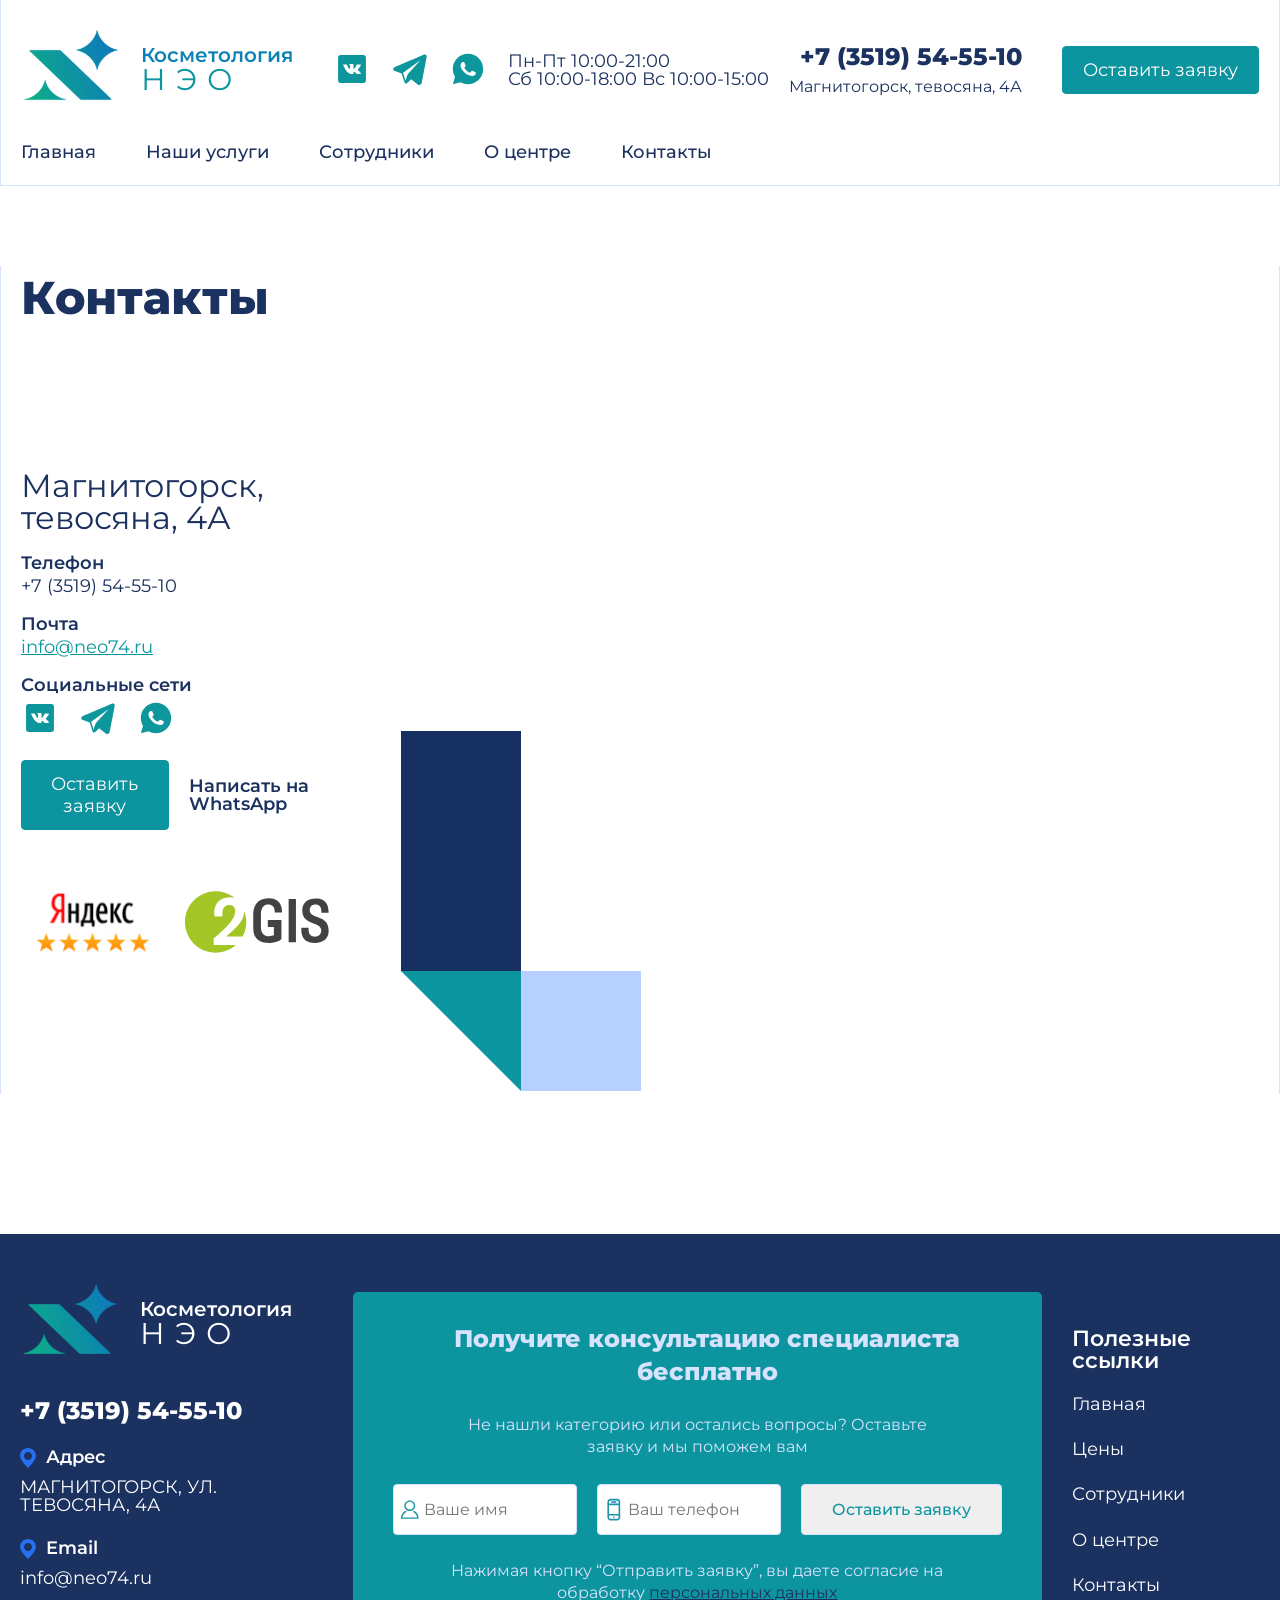
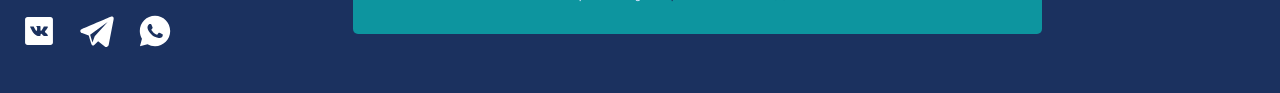
<file: contacts.html>
<!doctype html>
<html lang="ru">
  <head>
    <meta charset="UTF-8" />
    <meta
      name="viewport"
      content="width=device-width, initial-scale=1, minimum-scale=1, maximum-scale=1, user-scalable=0"
    />
    <title>
      NEO • Нэо-косметология Магнитогорск: Профессиональная косметология НЕО
    </title>
    <link
      href="https://fonts.googleapis.com/css2?family=Montserrat:ital,wght@0,100..900;1,100..900&display=swap"
      rel="stylesheet"
    />
    <link rel="stylesheet" href="css/main.css" />
  </head>
  <body>
    <div class="overlay"></div>
    <div class="page">
      <header>
        <div class="modal">
          <div class="modal__body">
            <h2>Получите консультацию специалиста бесплатно</h2>
            <h3>
              Не нашли категорию или остались вопросы? Оставьте заявку и мы
              поможем вам
            </h3>
            <div class="modal__body-input">
              <div class="modal__input">
                <label
                  ><svg
                    width="32"
                    height="32"
                    viewBox="0 0 32 32"
                    fill="none"
                    xmlns="http://www.w3.org/2000/svg"
                  >
                    <path
                      d="M15.9985 17.2681C19.7908 17.2681 22.8741 14.2925 22.8741 10.6355C22.8741 6.9785 19.7908 4 15.9985 4C12.2092 4 9.12593 6.97563 9.12593 10.6355C9.12593 14.2954 12.2092 17.2681 15.9985 17.2681ZM15.9985 5.76813C18.7779 5.76813 21.039 7.95025 21.039 10.6326C21.039 13.315 18.7779 15.4971 15.9985 15.4971C13.2191 15.5 10.958 13.3179 10.958 10.6355C10.958 7.95312 13.2191 5.76813 15.9985 5.76813ZM27 26.1145V27H5V26.1145C5 22.193 7.21936 18.7689 10.5082 16.9318C11.0474 17.3687 11.6432 17.7396 12.2837 18.0386C9.3434 19.3036 7.21341 22.0119 6.87976 25.229H25.1202C24.7866 22.0119 22.6566 19.3036 19.7163 18.0386C20.3568 17.7396 20.9526 17.3687 21.4918 16.9318C24.7777 18.7689 27 22.193 27 26.1145Z"
                      fill="#1C95A2"
                    />
                  </svg>
                </label>
                <input type="text" placeholder="Ваше имя" />
              </div>
              <div class="modal__input">
                <label
                  ><svg
                    width="32"
                    height="32"
                    viewBox="0 0 32 32"
                    fill="none"
                    xmlns="http://www.w3.org/2000/svg"
                  >
                    <path
                      d="M13.5 5C12.9477 5 12.5 5.44772 12.5 6C12.5 6.55228 12.9477 7 13.5 7H18.5C19.0523 7 19.5 6.55228 19.5 6C19.5 5.44772 19.0523 5 18.5 5H13.5Z"
                      fill="#2770F1"
                    />
                    <path
                      d="M15 25C15 24.4477 15.4477 24 16 24C16.5523 24 17 24.4477 17 25C17 25.5523 16.5523 26 16 26C15.4477 26 15 25.5523 15 25Z"
                      fill="#2770F1"
                    />
                    <path
                      fill-rule="evenodd"
                      clip-rule="evenodd"
                      d="M8 6C8 3.79086 9.79086 2 12 2H20C22.2091 2 24 3.79086 24 6V25C24 27.2091 22.2091 29 20 29H12C9.79086 29 8 27.2091 8 25V6ZM12 4C10.8954 4 10 4.89543 10 6V8H22V6C22 4.89543 21.1046 4 20 4H12ZM10 21V10H22V21H10ZM10 23V25C10 26.1046 10.8954 27 12 27H20C21.1046 27 22 26.1046 22 25V23H10Z"
                      fill="#1C95A2"
                    />
                  </svg>
                </label>
                <input type="text" placeholder="Ваш телефон" />
              </div>
            </div>
            <p>
              Нажимая кнопку “Отправить заявку”, вы даете согласие на обработку
              <a href="#">персональных данных</a>
            </p>
            <div class="modal__button">
              <button class="modal__button-close">Отмена</button>
              <button class="button__blue">Оставить заявку</button>
            </div>
          </div>
        </div>
        <div class="header__body">
          <div class="container">
            <div class="header__top">
              <div class="header__top-left">
                <div class="header__top-logo">
                  <img src="images/logo.png" alt="" />
                  <div class="header__logo-row">
                    <span class="header__logo-f">Косметология</span>
                    <span class="header__logo-l">НЭО</span>
                  </div>
                </div>
                <div class="social">
                  <a href="#">
                    <svg
                      xmlns="http://www.w3.org/2000/svg"
                      x="0px"
                      y="0px"
                      width="38"
                      height="38"
                      viewBox="0 0 30 30"
                      style="fill: #0d979d"
                    >
                      <path
                        d="M24,4H6C4.895,4,4,4.895,4,6v18c0,1.105,0.895,2,2,2h18c1.105,0,2-0.895,2-2V6C26,4.895,25.105,4,24,4z M21.361,18.967 l-1.868,0.026c0,0-0.403,0.079-0.93-0.285c-0.699-0.48-1.358-1.729-1.872-1.567c-0.521,0.166-0.505,1.29-0.505,1.29 s0.004,0.198-0.115,0.327c-0.129,0.139-0.382,0.125-0.382,0.125h-0.837c0,0-1.846,0.153-3.473-1.543 c-1.772-1.849-3.338-5.498-3.338-5.498s-0.092-0.23,0.006-0.348c0.111-0.13,0.41-0.134,0.41-0.134l2-0.01 c0,0,0.188,0.033,0.324,0.133c0.111,0.082,0.174,0.236,0.174,0.236s0.323,0.819,0.752,1.561c0.836,1.446,1.224,1.763,1.508,1.608 c0.414-0.226,0.29-2.044,0.29-2.044s0.008-0.66-0.208-0.954c-0.168-0.229-0.484-0.297-0.622-0.314 c-0.113-0.015,0.071-0.277,0.311-0.395c0.36-0.176,0.996-0.186,1.747-0.179c0.585,0.006,0.754,0.042,0.982,0.098 c0.69,0.167,0.456,0.811,0.456,2.356c0,0.495-0.089,1.191,0.267,1.42c0.154,0.099,0.529,0.015,1.464-1.579 c0.445-0.756,0.778-1.644,0.778-1.644s0.073-0.158,0.186-0.226c0.116-0.07,0.272-0.048,0.272-0.048l2.105-0.013 c0,0,0.632-0.076,0.735,0.211c0.108,0.3-0.236,1.001-1.096,2.148c-1.412,1.884-1.569,1.709-0.396,2.799 c1.12,1.041,1.351,1.547,1.39,1.611C22.339,18.906,21.361,18.967,21.361,18.967z"
                      ></path>
                    </svg>
                  </a>
                  <a href="#"
                    ><svg
                      xmlns="http://www.w3.org/2000/svg"
                      x="0px"
                      y="0px"
                      width="38"
                      height="38"
                      viewBox="0,0,256,256"
                    >
                      <g
                        fill="#22c3e6"
                        fill-rule="nonzero"
                        stroke="none"
                        stroke-width="1"
                        stroke-linecap="butt"
                        stroke-linejoin="miter"
                        stroke-miterlimit="10"
                        stroke-dasharray=""
                        stroke-dashoffset="0"
                        font-family="none"
                        font-weight="none"
                        font-size="none"
                        text-anchor="none"
                        style="fill: #0d979d"
                      >
                        <g transform="scale(5.12,5.12)">
                          <path
                            d="M46.137,6.552c-0.75,-0.636 -1.928,-0.727 -3.146,-0.238h-0.002c-1.281,0.514 -36.261,15.518 -37.685,16.131c-0.259,0.09 -2.521,0.934 -2.288,2.814c0.208,1.695 2.026,2.397 2.248,2.478l8.893,3.045c0.59,1.964 2.765,9.21 3.246,10.758c0.3,0.965 0.789,2.233 1.646,2.494c0.752,0.29 1.5,0.025 1.984,-0.355l5.437,-5.043l8.777,6.845l0.209,0.125c0.596,0.264 1.167,0.396 1.712,0.396c0.421,0 0.825,-0.079 1.211,-0.237c1.315,-0.54 1.841,-1.793 1.896,-1.935l6.556,-34.077c0.4,-1.82 -0.156,-2.746 -0.694,-3.201zM22,32l-3,8l-3,-10l23,-17z"
                          ></path>
                        </g>
                      </g></svg
                  ></a>
                  <a href="#"
                    ><svg
                      xmlns="http://www.w3.org/2000/svg"
                      x="0px"
                      y="0px"
                      width="38"
                      height="38"
                      viewBox="0,0,256,256"
                    >
                      <g
                        fill="#22c3e6"
                        fill-rule="nonzero"
                        stroke="none"
                        stroke-width="1"
                        stroke-linecap="butt"
                        stroke-linejoin="miter"
                        stroke-miterlimit="10"
                        stroke-dasharray=""
                        stroke-dashoffset="0"
                        font-family="none"
                        font-weight="none"
                        font-size="none"
                        text-anchor="none"
                        style="fill: #0d979d"
                      >
                        <g transform="scale(8.53333,8.53333)">
                          <path
                            d="M15,3c-6.627,0 -12,5.373 -12,12c0,2.25121 0.63234,4.35007 1.71094,6.15039l-1.60352,5.84961l5.97461,-1.56836c1.74732,0.99342 3.76446,1.56836 5.91797,1.56836c6.627,0 12,-5.373 12,-12c0,-6.627 -5.373,-12 -12,-12zM10.89258,9.40234c0.195,0 0.39536,-0.00119 0.56836,0.00781c0.214,0.005 0.44692,0.02067 0.66992,0.51367c0.265,0.586 0.84202,2.05608 0.91602,2.20508c0.074,0.149 0.12644,0.32453 0.02344,0.51953c-0.098,0.2 -0.14897,0.32105 -0.29297,0.49805c-0.149,0.172 -0.31227,0.38563 -0.44727,0.51563c-0.149,0.149 -0.30286,0.31238 -0.13086,0.60938c0.172,0.297 0.76934,1.27064 1.65234,2.05664c1.135,1.014 2.09263,1.32561 2.39063,1.47461c0.298,0.149 0.47058,0.12578 0.64258,-0.07422c0.177,-0.195 0.74336,-0.86411 0.94336,-1.16211c0.195,-0.298 0.39406,-0.24644 0.66406,-0.14844c0.274,0.098 1.7352,0.8178 2.0332,0.9668c0.298,0.149 0.49336,0.22275 0.56836,0.34375c0.077,0.125 0.07708,0.72006 -0.16992,1.41406c-0.247,0.693 -1.45991,1.36316 -2.00391,1.41016c-0.549,0.051 -1.06136,0.24677 -3.56836,-0.74023c-3.024,-1.191 -4.93108,-4.28828 -5.08008,-4.48828c-0.149,-0.195 -1.21094,-1.61031 -1.21094,-3.07031c0,-1.465 0.76811,-2.18247 1.03711,-2.48047c0.274,-0.298 0.59492,-0.37109 0.79492,-0.37109z"
                          ></path>
                        </g>
                      </g></svg
                  ></a>
                </div>
              </div>
              <div class="header__top-middle">
                <p>
                  Пн-Пт 10:00-21:00 <br />
                  Сб 10:00-18:00 Вс 10:00-15:00
                </p>
              </div>
              <div class="header__top-right">
                <div class="header__top-phone">
                  <div class="header__phone-col">
                    <a href="#">+7 (3519) 54-55-10</a>
                    <p>Магнитогорск, тевосяна, 4А</p>
                  </div>
                </div>
                <div class="header__top-callback">
                  <button class="button__blue button__open">
                    Оставить заявку
                  </button>
                </div>
                <div class="header__top-burger d-none d-block">
                  <svg
                    width="28"
                    height="22"
                    viewBox="0 0 18 12"
                    fill="none"
                    xmlns="http://www.w3.org/2000/svg"
                  >
                    <path
                      fill-rule="evenodd"
                      clip-rule="evenodd"
                      d="M17 12C17.5523 12 18 11.5523 18 11C18 10.4477 17.5523 10 17 10H1C0.447716 10 0 10.4477 0 11C0 11.5523 0.447715 12 1 12H17Z"
                      fill="#0D959F"
                    />
                    <path
                      fill-rule="evenodd"
                      clip-rule="evenodd"
                      d="M17 7C17.5523 7 18 6.55228 18 6C18 5.44772 17.5523 5 17 5H1C0.447716 5 0 5.44772 0 6C0 6.55228 0.447715 7 1 7H17Z"
                      fill="#0D959F"
                    />
                    <path
                      fill-rule="evenodd"
                      clip-rule="evenodd"
                      d="M0 1C0 1.55228 0.447715 2 1 2H17C17.5523 2 18 1.55228 18 1C18 0.447715 17.5523 0 17 0H1C0.447716 0 0 0.447715 0 1Z"
                      fill="#0D959F"
                    />
                  </svg>
                </div>
              </div>
            </div>
            <div class="header__bottom">
              <nav>
                <ul>
                  <li><a href="index.html">Главная</a></li>
                  <li><a href="services.html">Наши услуги</a></li>
                  <li><a href="doctors.html">Сотрудники</a></li>
                  <li><a href="about.html">О центре</a></li>
                  <li><a href="contacts.html">Контакты</a></li>
                </ul>
              </nav>

              <div class="header__top-phone d-none d-block">
                <div class="header__phone-col">
                  <a href="#">+7 (3519) 54-55-10</a>
                  <p>Магнитогорск, тевосяна, 4А</p>
                </div>
              </div>
              <div class="header__top-middle d-none d-block">
                <p>
                  Пн-Пт 10:00-21:00 <br />
                  Сб 10:00-18:00 Вс 10:00-15:00
                </p>
              </div>
              <div class="social d-none d-flex">
                <a href="#">
                  <svg
                    xmlns="http://www.w3.org/2000/svg"
                    x="0px"
                    y="0px"
                    width="38"
                    height="38"
                    viewBox="0 0 30 30"
                    style="fill: #0d979d"
                  >
                    <path
                      d="M24,4H6C4.895,4,4,4.895,4,6v18c0,1.105,0.895,2,2,2h18c1.105,0,2-0.895,2-2V6C26,4.895,25.105,4,24,4z M21.361,18.967 l-1.868,0.026c0,0-0.403,0.079-0.93-0.285c-0.699-0.48-1.358-1.729-1.872-1.567c-0.521,0.166-0.505,1.29-0.505,1.29 s0.004,0.198-0.115,0.327c-0.129,0.139-0.382,0.125-0.382,0.125h-0.837c0,0-1.846,0.153-3.473-1.543 c-1.772-1.849-3.338-5.498-3.338-5.498s-0.092-0.23,0.006-0.348c0.111-0.13,0.41-0.134,0.41-0.134l2-0.01 c0,0,0.188,0.033,0.324,0.133c0.111,0.082,0.174,0.236,0.174,0.236s0.323,0.819,0.752,1.561c0.836,1.446,1.224,1.763,1.508,1.608 c0.414-0.226,0.29-2.044,0.29-2.044s0.008-0.66-0.208-0.954c-0.168-0.229-0.484-0.297-0.622-0.314 c-0.113-0.015,0.071-0.277,0.311-0.395c0.36-0.176,0.996-0.186,1.747-0.179c0.585,0.006,0.754,0.042,0.982,0.098 c0.69,0.167,0.456,0.811,0.456,2.356c0,0.495-0.089,1.191,0.267,1.42c0.154,0.099,0.529,0.015,1.464-1.579 c0.445-0.756,0.778-1.644,0.778-1.644s0.073-0.158,0.186-0.226c0.116-0.07,0.272-0.048,0.272-0.048l2.105-0.013 c0,0,0.632-0.076,0.735,0.211c0.108,0.3-0.236,1.001-1.096,2.148c-1.412,1.884-1.569,1.709-0.396,2.799 c1.12,1.041,1.351,1.547,1.39,1.611C22.339,18.906,21.361,18.967,21.361,18.967z"
                    ></path>
                  </svg>
                </a>
                <a href="#"
                  ><svg
                    xmlns="http://www.w3.org/2000/svg"
                    x="0px"
                    y="0px"
                    width="38"
                    height="38"
                    viewBox="0,0,256,256"
                  >
                    <g
                      fill="#22c3e6"
                      fill-rule="nonzero"
                      stroke="none"
                      stroke-width="1"
                      stroke-linecap="butt"
                      stroke-linejoin="miter"
                      stroke-miterlimit="10"
                      stroke-dasharray=""
                      stroke-dashoffset="0"
                      font-family="none"
                      font-weight="none"
                      font-size="none"
                      text-anchor="none"
                      style="fill: #0d979d"
                    >
                      <g transform="scale(5.12,5.12)">
                        <path
                          d="M46.137,6.552c-0.75,-0.636 -1.928,-0.727 -3.146,-0.238h-0.002c-1.281,0.514 -36.261,15.518 -37.685,16.131c-0.259,0.09 -2.521,0.934 -2.288,2.814c0.208,1.695 2.026,2.397 2.248,2.478l8.893,3.045c0.59,1.964 2.765,9.21 3.246,10.758c0.3,0.965 0.789,2.233 1.646,2.494c0.752,0.29 1.5,0.025 1.984,-0.355l5.437,-5.043l8.777,6.845l0.209,0.125c0.596,0.264 1.167,0.396 1.712,0.396c0.421,0 0.825,-0.079 1.211,-0.237c1.315,-0.54 1.841,-1.793 1.896,-1.935l6.556,-34.077c0.4,-1.82 -0.156,-2.746 -0.694,-3.201zM22,32l-3,8l-3,-10l23,-17z"
                        ></path>
                      </g>
                    </g></svg
                ></a>
                <a href="#"
                  ><svg
                    xmlns="http://www.w3.org/2000/svg"
                    x="0px"
                    y="0px"
                    width="38"
                    height="38"
                    viewBox="0,0,256,256"
                  >
                    <g
                      fill="#22c3e6"
                      fill-rule="nonzero"
                      stroke="none"
                      stroke-width="1"
                      stroke-linecap="butt"
                      stroke-linejoin="miter"
                      stroke-miterlimit="10"
                      stroke-dasharray=""
                      stroke-dashoffset="0"
                      font-family="none"
                      font-weight="none"
                      font-size="none"
                      text-anchor="none"
                      style="fill: #0d979d"
                    >
                      <g transform="scale(8.53333,8.53333)">
                        <path
                          d="M15,3c-6.627,0 -12,5.373 -12,12c0,2.25121 0.63234,4.35007 1.71094,6.15039l-1.60352,5.84961l5.97461,-1.56836c1.74732,0.99342 3.76446,1.56836 5.91797,1.56836c6.627,0 12,-5.373 12,-12c0,-6.627 -5.373,-12 -12,-12zM10.89258,9.40234c0.195,0 0.39536,-0.00119 0.56836,0.00781c0.214,0.005 0.44692,0.02067 0.66992,0.51367c0.265,0.586 0.84202,2.05608 0.91602,2.20508c0.074,0.149 0.12644,0.32453 0.02344,0.51953c-0.098,0.2 -0.14897,0.32105 -0.29297,0.49805c-0.149,0.172 -0.31227,0.38563 -0.44727,0.51563c-0.149,0.149 -0.30286,0.31238 -0.13086,0.60938c0.172,0.297 0.76934,1.27064 1.65234,2.05664c1.135,1.014 2.09263,1.32561 2.39063,1.47461c0.298,0.149 0.47058,0.12578 0.64258,-0.07422c0.177,-0.195 0.74336,-0.86411 0.94336,-1.16211c0.195,-0.298 0.39406,-0.24644 0.66406,-0.14844c0.274,0.098 1.7352,0.8178 2.0332,0.9668c0.298,0.149 0.49336,0.22275 0.56836,0.34375c0.077,0.125 0.07708,0.72006 -0.16992,1.41406c-0.247,0.693 -1.45991,1.36316 -2.00391,1.41016c-0.549,0.051 -1.06136,0.24677 -3.56836,-0.74023c-3.024,-1.191 -4.93108,-4.28828 -5.08008,-4.48828c-0.149,-0.195 -1.21094,-1.61031 -1.21094,-3.07031c0,-1.465 0.76811,-2.18247 1.03711,-2.48047c0.274,-0.298 0.59492,-0.37109 0.79492,-0.37109z"
                        ></path>
                      </g>
                    </g></svg
                ></a>
              </div>
              <div class="header__top-callback d-none d-block">
                <button class="button__blue button__open">
                  Оставить заявку
                </button>
              </div>
            </div>
          </div>
        </div>
      </header>
      <main>
        <section class="contacts section">
          <div class="container">
            <h1>Контакты</h1>
            <div class="contacts__body">
              <div class="contacts__body-left">
                <div class="contacts__body-address">
                  <p>Магнитогорск, тевосяна, 4А</p>
                </div>
                <div class="contacts__body-phone">
                  <p>Телефон</p>
                  <a href="#">+7 (3519) 54-55-10</a>
                </div>
                <div class="contacts__body-mail">
                  <p>Почта</p>
                  <a href="#">info@neo74.ru</a>
                </div>
                <div class="contacts__body-social">
                  <p>Социальные сети</p>
                  <div class="social">
                    <a href="#">
                      <svg
                        xmlns="http://www.w3.org/2000/svg"
                        x="0px"
                        y="0px"
                        width="38"
                        height="38"
                        viewBox="0 0 30 30"
                        style="fill: #0d979d"
                      >
                        <path
                          d="M24,4H6C4.895,4,4,4.895,4,6v18c0,1.105,0.895,2,2,2h18c1.105,0,2-0.895,2-2V6C26,4.895,25.105,4,24,4z M21.361,18.967 l-1.868,0.026c0,0-0.403,0.079-0.93-0.285c-0.699-0.48-1.358-1.729-1.872-1.567c-0.521,0.166-0.505,1.29-0.505,1.29 s0.004,0.198-0.115,0.327c-0.129,0.139-0.382,0.125-0.382,0.125h-0.837c0,0-1.846,0.153-3.473-1.543 c-1.772-1.849-3.338-5.498-3.338-5.498s-0.092-0.23,0.006-0.348c0.111-0.13,0.41-0.134,0.41-0.134l2-0.01 c0,0,0.188,0.033,0.324,0.133c0.111,0.082,0.174,0.236,0.174,0.236s0.323,0.819,0.752,1.561c0.836,1.446,1.224,1.763,1.508,1.608 c0.414-0.226,0.29-2.044,0.29-2.044s0.008-0.66-0.208-0.954c-0.168-0.229-0.484-0.297-0.622-0.314 c-0.113-0.015,0.071-0.277,0.311-0.395c0.36-0.176,0.996-0.186,1.747-0.179c0.585,0.006,0.754,0.042,0.982,0.098 c0.69,0.167,0.456,0.811,0.456,2.356c0,0.495-0.089,1.191,0.267,1.42c0.154,0.099,0.529,0.015,1.464-1.579 c0.445-0.756,0.778-1.644,0.778-1.644s0.073-0.158,0.186-0.226c0.116-0.07,0.272-0.048,0.272-0.048l2.105-0.013 c0,0,0.632-0.076,0.735,0.211c0.108,0.3-0.236,1.001-1.096,2.148c-1.412,1.884-1.569,1.709-0.396,2.799 c1.12,1.041,1.351,1.547,1.39,1.611C22.339,18.906,21.361,18.967,21.361,18.967z"
                        ></path>
                      </svg>
                    </a>
                    <a href="#"
                      ><svg
                        xmlns="http://www.w3.org/2000/svg"
                        x="0px"
                        y="0px"
                        width="38"
                        height="38"
                        viewBox="0,0,256,256"
                      >
                        <g
                          fill="#22c3e6"
                          fill-rule="nonzero"
                          stroke="none"
                          stroke-width="1"
                          stroke-linecap="butt"
                          stroke-linejoin="miter"
                          stroke-miterlimit="10"
                          stroke-dasharray=""
                          stroke-dashoffset="0"
                          font-family="none"
                          font-weight="none"
                          font-size="none"
                          text-anchor="none"
                          style="fill: #0d979d"
                        >
                          <g transform="scale(5.12,5.12)">
                            <path
                              d="M46.137,6.552c-0.75,-0.636 -1.928,-0.727 -3.146,-0.238h-0.002c-1.281,0.514 -36.261,15.518 -37.685,16.131c-0.259,0.09 -2.521,0.934 -2.288,2.814c0.208,1.695 2.026,2.397 2.248,2.478l8.893,3.045c0.59,1.964 2.765,9.21 3.246,10.758c0.3,0.965 0.789,2.233 1.646,2.494c0.752,0.29 1.5,0.025 1.984,-0.355l5.437,-5.043l8.777,6.845l0.209,0.125c0.596,0.264 1.167,0.396 1.712,0.396c0.421,0 0.825,-0.079 1.211,-0.237c1.315,-0.54 1.841,-1.793 1.896,-1.935l6.556,-34.077c0.4,-1.82 -0.156,-2.746 -0.694,-3.201zM22,32l-3,8l-3,-10l23,-17z"
                            ></path>
                          </g>
                        </g></svg
                    ></a>
                    <a href="#"
                      ><svg
                        xmlns="http://www.w3.org/2000/svg"
                        x="0px"
                        y="0px"
                        width="38"
                        height="38"
                        viewBox="0,0,256,256"
                      >
                        <g
                          fill="#22c3e6"
                          fill-rule="nonzero"
                          stroke="none"
                          stroke-width="1"
                          stroke-linecap="butt"
                          stroke-linejoin="miter"
                          stroke-miterlimit="10"
                          stroke-dasharray=""
                          stroke-dashoffset="0"
                          font-family="none"
                          font-weight="none"
                          font-size="none"
                          text-anchor="none"
                          style="fill: #0d979d"
                        >
                          <g transform="scale(8.53333,8.53333)">
                            <path
                              d="M15,3c-6.627,0 -12,5.373 -12,12c0,2.25121 0.63234,4.35007 1.71094,6.15039l-1.60352,5.84961l5.97461,-1.56836c1.74732,0.99342 3.76446,1.56836 5.91797,1.56836c6.627,0 12,-5.373 12,-12c0,-6.627 -5.373,-12 -12,-12zM10.89258,9.40234c0.195,0 0.39536,-0.00119 0.56836,0.00781c0.214,0.005 0.44692,0.02067 0.66992,0.51367c0.265,0.586 0.84202,2.05608 0.91602,2.20508c0.074,0.149 0.12644,0.32453 0.02344,0.51953c-0.098,0.2 -0.14897,0.32105 -0.29297,0.49805c-0.149,0.172 -0.31227,0.38563 -0.44727,0.51563c-0.149,0.149 -0.30286,0.31238 -0.13086,0.60938c0.172,0.297 0.76934,1.27064 1.65234,2.05664c1.135,1.014 2.09263,1.32561 2.39063,1.47461c0.298,0.149 0.47058,0.12578 0.64258,-0.07422c0.177,-0.195 0.74336,-0.86411 0.94336,-1.16211c0.195,-0.298 0.39406,-0.24644 0.66406,-0.14844c0.274,0.098 1.7352,0.8178 2.0332,0.9668c0.298,0.149 0.49336,0.22275 0.56836,0.34375c0.077,0.125 0.07708,0.72006 -0.16992,1.41406c-0.247,0.693 -1.45991,1.36316 -2.00391,1.41016c-0.549,0.051 -1.06136,0.24677 -3.56836,-0.74023c-3.024,-1.191 -4.93108,-4.28828 -5.08008,-4.48828c-0.149,-0.195 -1.21094,-1.61031 -1.21094,-3.07031c0,-1.465 0.76811,-2.18247 1.03711,-2.48047c0.274,-0.298 0.59492,-0.37109 0.79492,-0.37109z"
                            ></path>
                          </g>
                        </g></svg
                    ></a>
                  </div>
                </div>
                <div class="row" style="margin-top: 32px">
                  <button class="button__blue button__open">
                    Оставить заявку
                  </button>
                  <a href="#">Написать на WhatsApp</a>
                </div>
                <div class="contacts__body-reviews">
                  <a
                    href="https://yandex.ru/maps/org/neo/1062064301/reviews/?ll=58.950540%2C53.361194&z=16"
                  >
                    <svg
                      width="144"
                      height="80"
                      viewBox="0 0 144 80"
                      fill="none"
                      xmlns="http://www.w3.org/2000/svg"
                      xmlns:xlink="http://www.w3.org/1999/xlink"
                    >
                      <rect
                        x="15"
                        y="45.9087"
                        width="114"
                        height="26.4146"
                        fill="url(#pattern0_1609_5027)"
                      />
                      <rect
                        x="27.5117"
                        y="7.67627"
                        width="88.2805"
                        height="41.7073"
                        fill="url(#pattern1_1609_5027)"
                      />
                      <defs>
                        <pattern
                          id="pattern0_1609_5027"
                          patternContentUnits="objectBoundingBox"
                          width="1"
                          height="1"
                        >
                          <use
                            xlink:href="#image0_1609_5027"
                            transform="matrix(0.00609756 0 0 0.0263158 -0.902439 -3.21053)"
                          />
                        </pattern>
                        <pattern
                          id="pattern1_1609_5027"
                          patternContentUnits="objectBoundingBox"
                          width="1"
                          height="1"
                        >
                          <use
                            xlink:href="#image0_1609_5027"
                            transform="matrix(0.00787402 0 0 0.0166667 -0.0629921 -1.56667)"
                          />
                        </pattern>
                        <image
                          id="image0_1609_5027"
                          width="320"
                          height="240"
                          preserveAspectRatio="none"
                          xlink:href="[data-uri]"
                        />
                      </defs>
                    </svg>
                  </a>
                  <a
                    href="https://2gis.ru/magnitogorsk/firm/3659702978250856/58.950502%2C53.361862"
                  >
                    <svg
                      width="144"
                      height="144"
                      viewBox="0 0 2500 1067"
                      fill="none"
                      xmlns="http://www.w3.org/2000/svg"
                    >
                      <path
                        d="M1064.51 533.504C1064.51 468.029 1052.1 405.579 1030.47 347.653C1024.75 538.317 830.958 685.935 717.182 783.623H1001.97C1041.78 709.033 1064.51 623.939 1064.51 533.504ZM858.626 113.681C768.456 43.4785 655.4 1.26233 532.264 1.26233C238.305 1.26233 1.52588e-05 239.567 1.52588e-05 533.504C1.52588e-05 827.439 238.305 1065.74 532.264 1065.74C666.872 1065.74 789.44 1015.37 883.171 932.955H497.829L496.655 819.794C728.837 617.952 871.168 481.45 871.168 349.601C871.168 300.6 852.503 238.765 768.508 238.765C701.996 238.765 637.834 277.292 649.495 438.28H514.168C480.326 251.624 581.831 103.437 775.489 103.437C805.512 103.437 833.285 107.021 858.626 113.681Z"
                        fill="#A3C626"
                      />
                      <path
                        d="M1558.17 369.129H1684.07C1688.37 273.374 1656.11 121.632 1448.44 121.632C1295.63 121.632 1184.79 213.114 1184.79 403.564C1184.79 429.391 1185.86 562.815 1185.86 645.667C1185.86 852.288 1328.99 897.468 1449.51 897.468C1521.6 897.468 1625.98 881.319 1674.39 828.598V499.328H1437.66V618.773H1543.12V764.042C1463.49 790.936 1318.22 801.704 1318.22 618.773V403.564C1318.22 275.511 1377.41 231.398 1443.03 231.398C1510.84 231.398 1558.17 265.833 1558.17 369.129ZM2494.63 688.701C2500 393.886 2162.14 491.788 2165.35 327.162C2166.42 269.07 2204.09 231.398 2265.44 231.398C2331.07 231.398 2369.78 270.137 2368.71 371.295H2492.46C2495.7 279.815 2474.18 123.798 2269.74 123.798C2142.76 123.798 2038.39 186.22 2036.23 325.018C2030.85 607.996 2370.88 515.468 2365.51 686.564C2363.34 756.501 2312.76 787.7 2255.74 787.7C2189.04 787.7 2135.22 748.963 2145.99 632.752H2021.15C2007.17 786.632 2074.97 896.4 2254.67 896.4C2406.38 896.4 2492.46 812.45 2494.63 688.701ZM1926.16 886.691H1799.21V133.476H1926.16V886.691ZM1926.16 886.691H1799.21V133.476H1926.16V886.691Z"
                        fill="#434242"
                      />
                    </svg>
                  </a>
                </div>
              </div>
              <div class="contacts__body-right">
                <div class="contacts__map">
                  <div class="square">
                    <svg
                      width="240"
                      height="360"
                      viewBox="0 0 240 360"
                      fill="none"
                      xmlns="http://www.w3.org/2000/svg"
                    >
                      <rect
                        y="240"
                        width="240"
                        height="120"
                        transform="rotate(-90 0 240)"
                        fill="#152F60"
                      />
                      <rect
                        x="120"
                        y="360"
                        width="120"
                        height="120"
                        transform="rotate(-90 120 360)"
                        fill="#B6D1FF"
                      />
                      <path
                        d="M120 360L-5.24537e-06 240L120 240L120 360Z"
                        fill="#0D959F"
                      />
                    </svg>
                  </div>
                  <iframe
                    src="https://yandex.ru/map-widget/v1/?um=constructor%3Ac3c20ebcc73fd847ac4911f29dc44a6e192f28d8f5013ce3363f0ac903f3294f&amp;source=constructor"
                    width="100%"
                    height="600"
                    frameborder="0"
                  ></iframe>
                </div>
              </div>
            </div>
          </div>
        </section>
      </main>
      <footer>
        <div class="container">
          <div class="footer__body">
            <div class="footer__body-col">
              <div class="footer__body-logo">
                <img src="images/logo.png" alt="" />
                <div class="footer__logo-col">
                  <span class="footer__logo-f">Косметология</span>
                  <span class="footer__logo-l">НЭО</span>
                </div>
              </div>
              <div class="footer__body-phone">
                <a href="#">+7 (3519) 54-55-10</a>
              </div>
              <div class="footer__body-adress">
                <div class="footer__adress-header">
                  <svg
                    width="16"
                    height="20"
                    viewBox="0 0 16 20"
                    fill="none"
                    xmlns="http://www.w3.org/2000/svg"
                  >
                    <path
                      fill-rule="evenodd"
                      clip-rule="evenodd"
                      d="M8 20C8 20 16 12.4183 16 8C16 3.58173 12.4183 0 8 0C3.58172 0 0 3.58173 0 8C0 12.4183 8 20 8 20ZM8 12C10.2091 12 12 10.2091 12 8C12 5.79086 10.2091 4 8 4C5.79086 4 4 5.79086 4 8C4 10.2091 5.79086 12 8 12Z"
                      fill="#2770F1"
                    />
                  </svg>
                  <span>Адрес</span>
                </div>
                <p>МАГНИТОГОРСК, УЛ. ТЕВОСЯНА, 4А</p>
              </div>
              <div class="footer__body-mail">
                <div class="footer__mail-header">
                  <svg
                    width="16"
                    height="20"
                    viewBox="0 0 16 20"
                    fill="none"
                    xmlns="http://www.w3.org/2000/svg"
                  >
                    <path
                      fill-rule="evenodd"
                      clip-rule="evenodd"
                      d="M8 20C8 20 16 12.4183 16 8C16 3.58173 12.4183 0 8 0C3.58172 0 0 3.58173 0 8C0 12.4183 8 20 8 20ZM8 12C10.2091 12 12 10.2091 12 8C12 5.79086 10.2091 4 8 4C5.79086 4 4 5.79086 4 8C4 10.2091 5.79086 12 8 12Z"
                      fill="#2770F1"
                    />
                  </svg>
                  <span>Email</span>
                </div>
                <a href="#">info@neo74.ru</a>
              </div>
              <div class="social">
                <a href="#">
                  <svg
                    xmlns="http://www.w3.org/2000/svg"
                    x="0px"
                    y="0px"
                    width="38"
                    height="38"
                    viewBox="0 0 30 30"
                    style="fill: #fff"
                  >
                    <path
                      d="M24,4H6C4.895,4,4,4.895,4,6v18c0,1.105,0.895,2,2,2h18c1.105,0,2-0.895,2-2V6C26,4.895,25.105,4,24,4z M21.361,18.967 l-1.868,0.026c0,0-0.403,0.079-0.93-0.285c-0.699-0.48-1.358-1.729-1.872-1.567c-0.521,0.166-0.505,1.29-0.505,1.29 s0.004,0.198-0.115,0.327c-0.129,0.139-0.382,0.125-0.382,0.125h-0.837c0,0-1.846,0.153-3.473-1.543 c-1.772-1.849-3.338-5.498-3.338-5.498s-0.092-0.23,0.006-0.348c0.111-0.13,0.41-0.134,0.41-0.134l2-0.01 c0,0,0.188,0.033,0.324,0.133c0.111,0.082,0.174,0.236,0.174,0.236s0.323,0.819,0.752,1.561c0.836,1.446,1.224,1.763,1.508,1.608 c0.414-0.226,0.29-2.044,0.29-2.044s0.008-0.66-0.208-0.954c-0.168-0.229-0.484-0.297-0.622-0.314 c-0.113-0.015,0.071-0.277,0.311-0.395c0.36-0.176,0.996-0.186,1.747-0.179c0.585,0.006,0.754,0.042,0.982,0.098 c0.69,0.167,0.456,0.811,0.456,2.356c0,0.495-0.089,1.191,0.267,1.42c0.154,0.099,0.529,0.015,1.464-1.579 c0.445-0.756,0.778-1.644,0.778-1.644s0.073-0.158,0.186-0.226c0.116-0.07,0.272-0.048,0.272-0.048l2.105-0.013 c0,0,0.632-0.076,0.735,0.211c0.108,0.3-0.236,1.001-1.096,2.148c-1.412,1.884-1.569,1.709-0.396,2.799 c1.12,1.041,1.351,1.547,1.39,1.611C22.339,18.906,21.361,18.967,21.361,18.967z"
                    ></path>
                  </svg>
                </a>
                <a href="#"
                  ><svg
                    xmlns="http://www.w3.org/2000/svg"
                    x="0px"
                    y="0px"
                    width="38"
                    height="38"
                    viewBox="0,0,256,256"
                  >
                    <g
                      fill="#22c3e6"
                      fill-rule="nonzero"
                      stroke="none"
                      stroke-width="1"
                      stroke-linecap="butt"
                      stroke-linejoin="miter"
                      stroke-miterlimit="10"
                      stroke-dasharray=""
                      stroke-dashoffset="0"
                      font-family="none"
                      font-weight="none"
                      font-size="none"
                      text-anchor="none"
                      style="fill: #fff"
                    >
                      <g transform="scale(5.12,5.12)">
                        <path
                          d="M46.137,6.552c-0.75,-0.636 -1.928,-0.727 -3.146,-0.238h-0.002c-1.281,0.514 -36.261,15.518 -37.685,16.131c-0.259,0.09 -2.521,0.934 -2.288,2.814c0.208,1.695 2.026,2.397 2.248,2.478l8.893,3.045c0.59,1.964 2.765,9.21 3.246,10.758c0.3,0.965 0.789,2.233 1.646,2.494c0.752,0.29 1.5,0.025 1.984,-0.355l5.437,-5.043l8.777,6.845l0.209,0.125c0.596,0.264 1.167,0.396 1.712,0.396c0.421,0 0.825,-0.079 1.211,-0.237c1.315,-0.54 1.841,-1.793 1.896,-1.935l6.556,-34.077c0.4,-1.82 -0.156,-2.746 -0.694,-3.201zM22,32l-3,8l-3,-10l23,-17z"
                        ></path>
                      </g>
                    </g></svg
                ></a>
                <a href="#"
                  ><svg
                    xmlns="http://www.w3.org/2000/svg"
                    x="0px"
                    y="0px"
                    width="38"
                    height="38"
                    viewBox="0,0,256,256"
                  >
                    <g
                      fill="#22c3e6"
                      fill-rule="nonzero"
                      stroke="none"
                      stroke-width="1"
                      stroke-linecap="butt"
                      stroke-linejoin="miter"
                      stroke-miterlimit="10"
                      stroke-dasharray=""
                      stroke-dashoffset="0"
                      font-family="none"
                      font-weight="none"
                      font-size="none"
                      text-anchor="none"
                      style="fill: #fff"
                    >
                      <g transform="scale(8.53333,8.53333)">
                        <path
                          d="M15,3c-6.627,0 -12,5.373 -12,12c0,2.25121 0.63234,4.35007 1.71094,6.15039l-1.60352,5.84961l5.97461,-1.56836c1.74732,0.99342 3.76446,1.56836 5.91797,1.56836c6.627,0 12,-5.373 12,-12c0,-6.627 -5.373,-12 -12,-12zM10.89258,9.40234c0.195,0 0.39536,-0.00119 0.56836,0.00781c0.214,0.005 0.44692,0.02067 0.66992,0.51367c0.265,0.586 0.84202,2.05608 0.91602,2.20508c0.074,0.149 0.12644,0.32453 0.02344,0.51953c-0.098,0.2 -0.14897,0.32105 -0.29297,0.49805c-0.149,0.172 -0.31227,0.38563 -0.44727,0.51563c-0.149,0.149 -0.30286,0.31238 -0.13086,0.60938c0.172,0.297 0.76934,1.27064 1.65234,2.05664c1.135,1.014 2.09263,1.32561 2.39063,1.47461c0.298,0.149 0.47058,0.12578 0.64258,-0.07422c0.177,-0.195 0.74336,-0.86411 0.94336,-1.16211c0.195,-0.298 0.39406,-0.24644 0.66406,-0.14844c0.274,0.098 1.7352,0.8178 2.0332,0.9668c0.298,0.149 0.49336,0.22275 0.56836,0.34375c0.077,0.125 0.07708,0.72006 -0.16992,1.41406c-0.247,0.693 -1.45991,1.36316 -2.00391,1.41016c-0.549,0.051 -1.06136,0.24677 -3.56836,-0.74023c-3.024,-1.191 -4.93108,-4.28828 -5.08008,-4.48828c-0.149,-0.195 -1.21094,-1.61031 -1.21094,-3.07031c0,-1.465 0.76811,-2.18247 1.03711,-2.48047c0.274,-0.298 0.59492,-0.37109 0.79492,-0.37109z"
                        ></path>
                      </g>
                    </g></svg
                ></a>
              </div>
            </div>
            <div class="footer__body-col">
              <div class="footer__body-form">
                <h2>Получите консультацию специалиста бесплатно</h2>
                <p>
                  Не нашли категорию или остались вопросы? Оставьте заявку и мы
                  поможем вам
                </p>
                <div class="footer__form">
                  <div class="modal__body-input">
                    <div class="modal__input">
                      <label
                        ><svg
                          width="32"
                          height="32"
                          viewBox="0 0 32 32"
                          fill="none"
                          xmlns="http://www.w3.org/2000/svg"
                        >
                          <path
                            d="M15.9985 17.2681C19.7908 17.2681 22.8741 14.2925 22.8741 10.6355C22.8741 6.9785 19.7908 4 15.9985 4C12.2092 4 9.12593 6.97563 9.12593 10.6355C9.12593 14.2954 12.2092 17.2681 15.9985 17.2681ZM15.9985 5.76813C18.7779 5.76813 21.039 7.95025 21.039 10.6326C21.039 13.315 18.7779 15.4971 15.9985 15.4971C13.2191 15.5 10.958 13.3179 10.958 10.6355C10.958 7.95312 13.2191 5.76813 15.9985 5.76813ZM27 26.1145V27H5V26.1145C5 22.193 7.21936 18.7689 10.5082 16.9318C11.0474 17.3687 11.6432 17.7396 12.2837 18.0386C9.3434 19.3036 7.21341 22.0119 6.87976 25.229H25.1202C24.7866 22.0119 22.6566 19.3036 19.7163 18.0386C20.3568 17.7396 20.9526 17.3687 21.4918 16.9318C24.7777 18.7689 27 22.193 27 26.1145Z"
                            fill="#1C95A2"
                          ></path>
                        </svg>
                      </label>
                      <input type="text" placeholder="Ваше имя" />
                    </div>
                    <div class="modal__input">
                      <label
                        ><svg
                          width="32"
                          height="32"
                          viewBox="0 0 32 32"
                          fill="none"
                          xmlns="http://www.w3.org/2000/svg"
                        >
                          <path
                            d="M13.5 5C12.9477 5 12.5 5.44772 12.5 6C12.5 6.55228 12.9477 7 13.5 7H18.5C19.0523 7 19.5 6.55228 19.5 6C19.5 5.44772 19.0523 5 18.5 5H13.5Z"
                            fill="#2770F1"
                          ></path>
                          <path
                            d="M15 25C15 24.4477 15.4477 24 16 24C16.5523 24 17 24.4477 17 25C17 25.5523 16.5523 26 16 26C15.4477 26 15 25.5523 15 25Z"
                            fill="#2770F1"
                          ></path>
                          <path
                            fill-rule="evenodd"
                            clip-rule="evenodd"
                            d="M8 6C8 3.79086 9.79086 2 12 2H20C22.2091 2 24 3.79086 24 6V25C24 27.2091 22.2091 29 20 29H12C9.79086 29 8 27.2091 8 25V6ZM12 4C10.8954 4 10 4.89543 10 6V8H22V6C22 4.89543 21.1046 4 20 4H12ZM10 21V10H22V21H10ZM10 23V25C10 26.1046 10.8954 27 12 27H20C21.1046 27 22 26.1046 22 25V23H10Z"
                            fill="#1C95A2"
                          ></path>
                        </svg>
                      </label>
                      <input type="text" placeholder="Ваш телефон" />
                    </div>
                    <button>Оставить заявку</button>
                  </div>
                </div>
                <p>
                  Нажимая кнопку “Отправить заявку”, вы даете согласие на
                  обработку
                  <a href="#">персональных данных</a>
                </p>
              </div>
            </div>
            <div class="footer__body-col">
              <div class="footer__body-link">
                <p>Полезные ссылки</p>
                <ul>
                  <li>
                    <a href="#">Главная</a>
                  </li>
                  <li>
                    <a href="#">Цены</a>
                  </li>
                  <li>
                    <a href="#">Сотрудники</a>
                  </li>
                  <li>
                    <a href="#">О центре</a>
                  </li>
                  <li>
                    <a href="#">Контакты</a>
                  </li>
                </ul>
              </div>
            </div>
          </div>
        </div>
      </footer>
    </div>

    <script src="js/common.js"></script>
  </body>
</html>
</file>
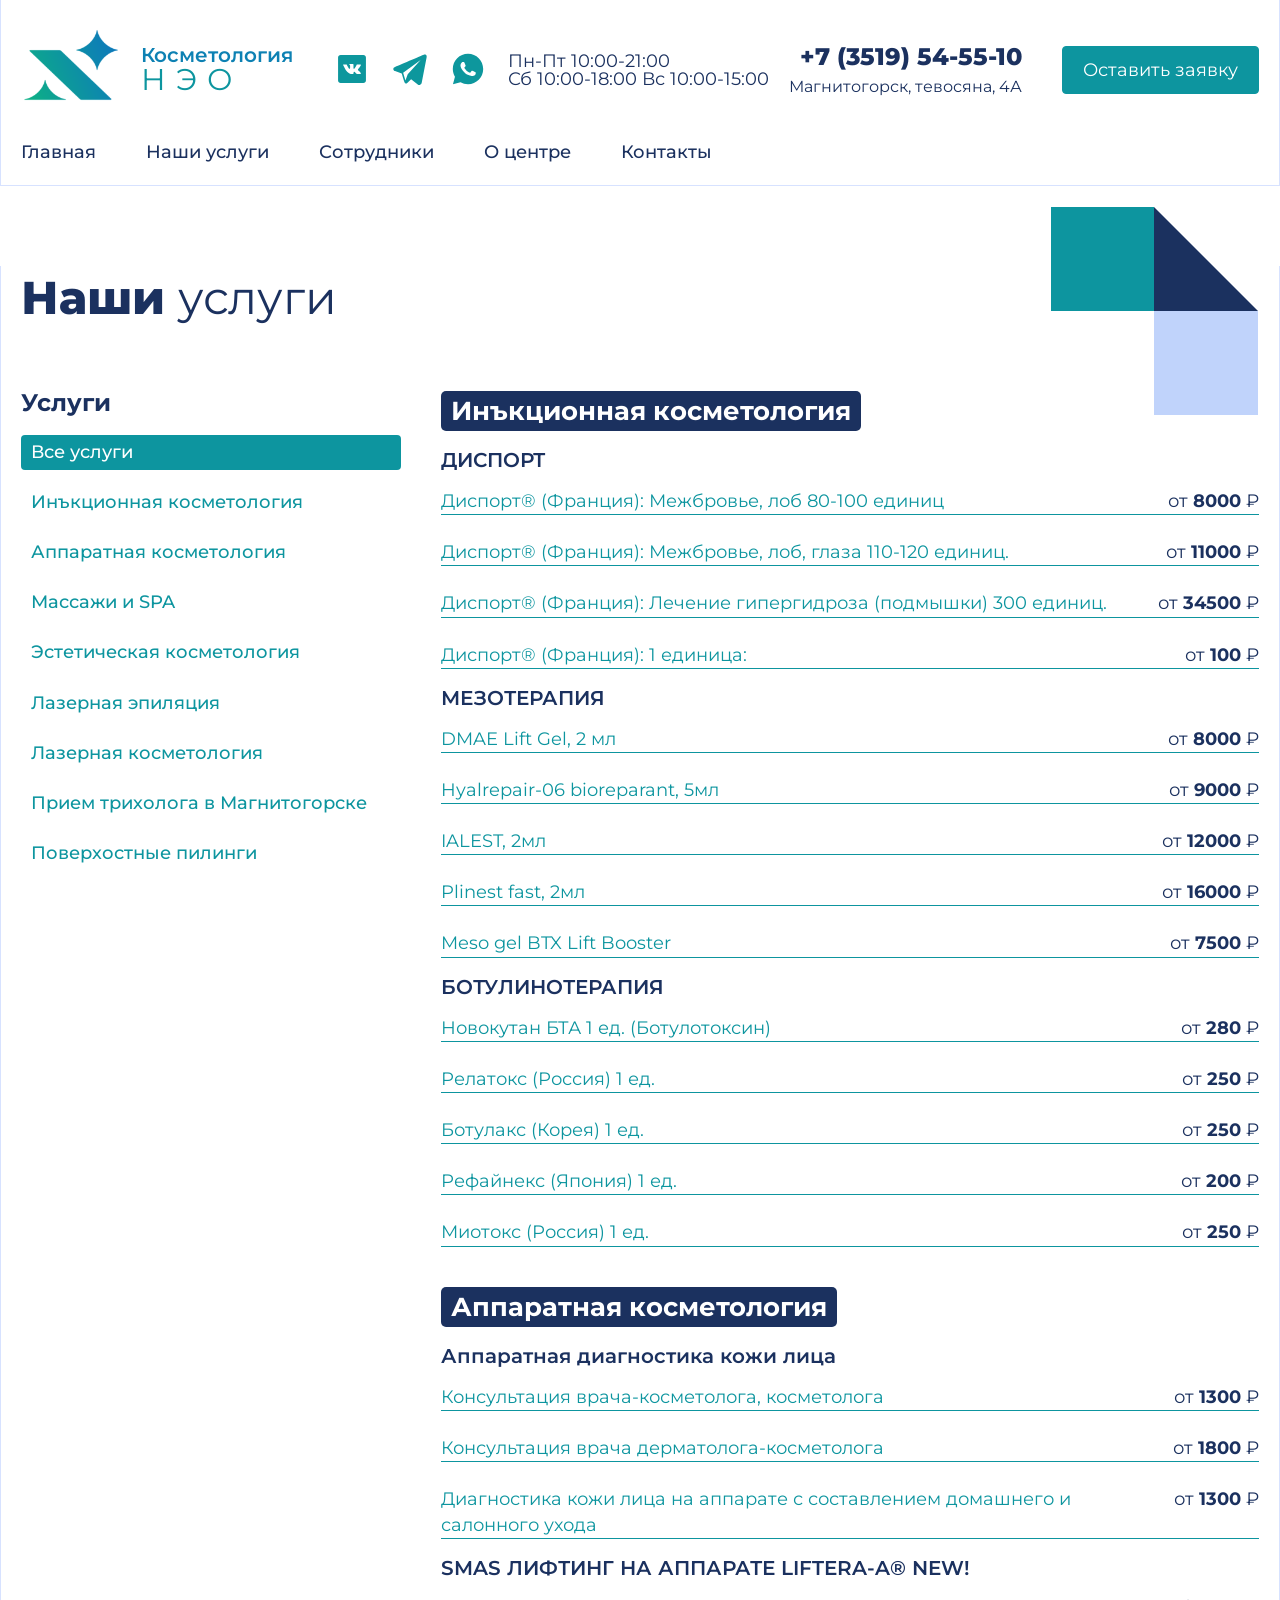
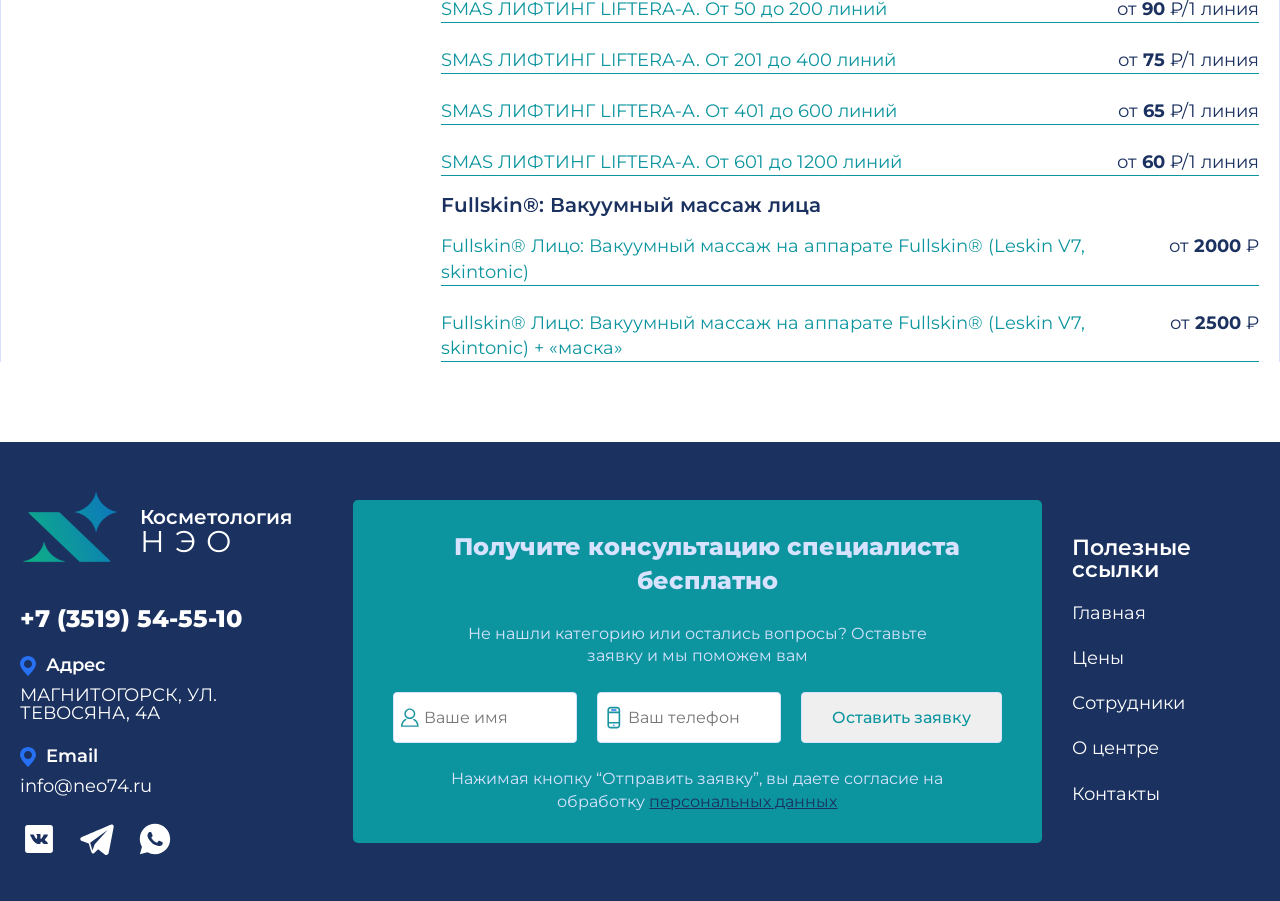
<file: services.html>
<!doctype html>
<html lang="ru">
  <head>
    <meta charset="UTF-8" />
    <meta
      name="viewport"
      content="width=device-width, initial-scale=1, minimum-scale=1, maximum-scale=1, user-scalable=0"
    />
    <title>
      NEO • Нэо-косметология Магнитогорск: Профессиональная косметология НЕО
    </title>
    <link
      href="https://fonts.googleapis.com/css2?family=Montserrat:ital,wght@0,100..900;1,100..900&display=swap"
      rel="stylesheet"
    />
    <link rel="stylesheet" href="css/main.css" />
  </head>
  <body>
    <div class="overlay"></div>
    <div class="page">
      <header>
        <div class="modal">
          <div class="modal__body">
            <h2>Получите консультацию специалиста бесплатно</h2>
            <h3>
              Не нашли категорию или остались вопросы? Оставьте заявку и мы
              поможем вам
            </h3>
            <div class="modal__body-input">
              <div class="modal__input">
                <label
                  ><svg
                    width="32"
                    height="32"
                    viewBox="0 0 32 32"
                    fill="none"
                    xmlns="http://www.w3.org/2000/svg"
                  >
                    <path
                      d="M15.9985 17.2681C19.7908 17.2681 22.8741 14.2925 22.8741 10.6355C22.8741 6.9785 19.7908 4 15.9985 4C12.2092 4 9.12593 6.97563 9.12593 10.6355C9.12593 14.2954 12.2092 17.2681 15.9985 17.2681ZM15.9985 5.76813C18.7779 5.76813 21.039 7.95025 21.039 10.6326C21.039 13.315 18.7779 15.4971 15.9985 15.4971C13.2191 15.5 10.958 13.3179 10.958 10.6355C10.958 7.95312 13.2191 5.76813 15.9985 5.76813ZM27 26.1145V27H5V26.1145C5 22.193 7.21936 18.7689 10.5082 16.9318C11.0474 17.3687 11.6432 17.7396 12.2837 18.0386C9.3434 19.3036 7.21341 22.0119 6.87976 25.229H25.1202C24.7866 22.0119 22.6566 19.3036 19.7163 18.0386C20.3568 17.7396 20.9526 17.3687 21.4918 16.9318C24.7777 18.7689 27 22.193 27 26.1145Z"
                      fill="#1C95A2"
                    />
                  </svg>
                </label>
                <input type="text" placeholder="Ваше имя" />
              </div>
              <div class="modal__input">
                <label
                  ><svg
                    width="32"
                    height="32"
                    viewBox="0 0 32 32"
                    fill="none"
                    xmlns="http://www.w3.org/2000/svg"
                  >
                    <path
                      d="M13.5 5C12.9477 5 12.5 5.44772 12.5 6C12.5 6.55228 12.9477 7 13.5 7H18.5C19.0523 7 19.5 6.55228 19.5 6C19.5 5.44772 19.0523 5 18.5 5H13.5Z"
                      fill="#2770F1"
                    />
                    <path
                      d="M15 25C15 24.4477 15.4477 24 16 24C16.5523 24 17 24.4477 17 25C17 25.5523 16.5523 26 16 26C15.4477 26 15 25.5523 15 25Z"
                      fill="#2770F1"
                    />
                    <path
                      fill-rule="evenodd"
                      clip-rule="evenodd"
                      d="M8 6C8 3.79086 9.79086 2 12 2H20C22.2091 2 24 3.79086 24 6V25C24 27.2091 22.2091 29 20 29H12C9.79086 29 8 27.2091 8 25V6ZM12 4C10.8954 4 10 4.89543 10 6V8H22V6C22 4.89543 21.1046 4 20 4H12ZM10 21V10H22V21H10ZM10 23V25C10 26.1046 10.8954 27 12 27H20C21.1046 27 22 26.1046 22 25V23H10Z"
                      fill="#1C95A2"
                    />
                  </svg>
                </label>
                <input type="text" placeholder="Ваш телефон" />
              </div>
            </div>
            <p>
              Нажимая кнопку “Отправить заявку”, вы даете согласие на обработку
              <a href="#">персональных данных</a>
            </p>
            <div class="modal__button">
              <button class="modal__button-close">Отмена</button>
              <button class="button__blue">Оставить заявку</button>
            </div>
          </div>
        </div>
        <div class="header__body">
          <div class="container">
            <div class="header__top">
              <div class="header__top-left">
                <div class="header__top-logo">
                  <img src="images/logo.png" alt="" />
                  <div class="header__logo-row">
                    <span class="header__logo-f">Косметология</span>
                    <span class="header__logo-l">НЭО</span>
                  </div>
                </div>
                <div class="social">
                  <a href="#">
                    <svg
                      xmlns="http://www.w3.org/2000/svg"
                      x="0px"
                      y="0px"
                      width="38"
                      height="38"
                      viewBox="0 0 30 30"
                      style="fill: #0d979d"
                    >
                      <path
                        d="M24,4H6C4.895,4,4,4.895,4,6v18c0,1.105,0.895,2,2,2h18c1.105,0,2-0.895,2-2V6C26,4.895,25.105,4,24,4z M21.361,18.967 l-1.868,0.026c0,0-0.403,0.079-0.93-0.285c-0.699-0.48-1.358-1.729-1.872-1.567c-0.521,0.166-0.505,1.29-0.505,1.29 s0.004,0.198-0.115,0.327c-0.129,0.139-0.382,0.125-0.382,0.125h-0.837c0,0-1.846,0.153-3.473-1.543 c-1.772-1.849-3.338-5.498-3.338-5.498s-0.092-0.23,0.006-0.348c0.111-0.13,0.41-0.134,0.41-0.134l2-0.01 c0,0,0.188,0.033,0.324,0.133c0.111,0.082,0.174,0.236,0.174,0.236s0.323,0.819,0.752,1.561c0.836,1.446,1.224,1.763,1.508,1.608 c0.414-0.226,0.29-2.044,0.29-2.044s0.008-0.66-0.208-0.954c-0.168-0.229-0.484-0.297-0.622-0.314 c-0.113-0.015,0.071-0.277,0.311-0.395c0.36-0.176,0.996-0.186,1.747-0.179c0.585,0.006,0.754,0.042,0.982,0.098 c0.69,0.167,0.456,0.811,0.456,2.356c0,0.495-0.089,1.191,0.267,1.42c0.154,0.099,0.529,0.015,1.464-1.579 c0.445-0.756,0.778-1.644,0.778-1.644s0.073-0.158,0.186-0.226c0.116-0.07,0.272-0.048,0.272-0.048l2.105-0.013 c0,0,0.632-0.076,0.735,0.211c0.108,0.3-0.236,1.001-1.096,2.148c-1.412,1.884-1.569,1.709-0.396,2.799 c1.12,1.041,1.351,1.547,1.39,1.611C22.339,18.906,21.361,18.967,21.361,18.967z"
                      ></path>
                    </svg>
                  </a>
                  <a href="#"
                    ><svg
                      xmlns="http://www.w3.org/2000/svg"
                      x="0px"
                      y="0px"
                      width="38"
                      height="38"
                      viewBox="0,0,256,256"
                    >
                      <g
                        fill="#22c3e6"
                        fill-rule="nonzero"
                        stroke="none"
                        stroke-width="1"
                        stroke-linecap="butt"
                        stroke-linejoin="miter"
                        stroke-miterlimit="10"
                        stroke-dasharray=""
                        stroke-dashoffset="0"
                        font-family="none"
                        font-weight="none"
                        font-size="none"
                        text-anchor="none"
                        style="fill: #0d979d"
                      >
                        <g transform="scale(5.12,5.12)">
                          <path
                            d="M46.137,6.552c-0.75,-0.636 -1.928,-0.727 -3.146,-0.238h-0.002c-1.281,0.514 -36.261,15.518 -37.685,16.131c-0.259,0.09 -2.521,0.934 -2.288,2.814c0.208,1.695 2.026,2.397 2.248,2.478l8.893,3.045c0.59,1.964 2.765,9.21 3.246,10.758c0.3,0.965 0.789,2.233 1.646,2.494c0.752,0.29 1.5,0.025 1.984,-0.355l5.437,-5.043l8.777,6.845l0.209,0.125c0.596,0.264 1.167,0.396 1.712,0.396c0.421,0 0.825,-0.079 1.211,-0.237c1.315,-0.54 1.841,-1.793 1.896,-1.935l6.556,-34.077c0.4,-1.82 -0.156,-2.746 -0.694,-3.201zM22,32l-3,8l-3,-10l23,-17z"
                          ></path>
                        </g>
                      </g></svg
                  ></a>
                  <a href="#"
                    ><svg
                      xmlns="http://www.w3.org/2000/svg"
                      x="0px"
                      y="0px"
                      width="38"
                      height="38"
                      viewBox="0,0,256,256"
                    >
                      <g
                        fill="#22c3e6"
                        fill-rule="nonzero"
                        stroke="none"
                        stroke-width="1"
                        stroke-linecap="butt"
                        stroke-linejoin="miter"
                        stroke-miterlimit="10"
                        stroke-dasharray=""
                        stroke-dashoffset="0"
                        font-family="none"
                        font-weight="none"
                        font-size="none"
                        text-anchor="none"
                        style="fill: #0d979d"
                      >
                        <g transform="scale(8.53333,8.53333)">
                          <path
                            d="M15,3c-6.627,0 -12,5.373 -12,12c0,2.25121 0.63234,4.35007 1.71094,6.15039l-1.60352,5.84961l5.97461,-1.56836c1.74732,0.99342 3.76446,1.56836 5.91797,1.56836c6.627,0 12,-5.373 12,-12c0,-6.627 -5.373,-12 -12,-12zM10.89258,9.40234c0.195,0 0.39536,-0.00119 0.56836,0.00781c0.214,0.005 0.44692,0.02067 0.66992,0.51367c0.265,0.586 0.84202,2.05608 0.91602,2.20508c0.074,0.149 0.12644,0.32453 0.02344,0.51953c-0.098,0.2 -0.14897,0.32105 -0.29297,0.49805c-0.149,0.172 -0.31227,0.38563 -0.44727,0.51563c-0.149,0.149 -0.30286,0.31238 -0.13086,0.60938c0.172,0.297 0.76934,1.27064 1.65234,2.05664c1.135,1.014 2.09263,1.32561 2.39063,1.47461c0.298,0.149 0.47058,0.12578 0.64258,-0.07422c0.177,-0.195 0.74336,-0.86411 0.94336,-1.16211c0.195,-0.298 0.39406,-0.24644 0.66406,-0.14844c0.274,0.098 1.7352,0.8178 2.0332,0.9668c0.298,0.149 0.49336,0.22275 0.56836,0.34375c0.077,0.125 0.07708,0.72006 -0.16992,1.41406c-0.247,0.693 -1.45991,1.36316 -2.00391,1.41016c-0.549,0.051 -1.06136,0.24677 -3.56836,-0.74023c-3.024,-1.191 -4.93108,-4.28828 -5.08008,-4.48828c-0.149,-0.195 -1.21094,-1.61031 -1.21094,-3.07031c0,-1.465 0.76811,-2.18247 1.03711,-2.48047c0.274,-0.298 0.59492,-0.37109 0.79492,-0.37109z"
                          ></path>
                        </g>
                      </g></svg
                  ></a>
                </div>
              </div>
              <div class="header__top-middle">
                <p>
                  Пн-Пт 10:00-21:00 <br />
                  Сб 10:00-18:00 Вс 10:00-15:00
                </p>
              </div>
              <div class="header__top-right">
                <div class="header__top-phone">
                  <div class="header__phone-col">
                    <a href="#">+7 (3519) 54-55-10</a>
                    <p>Магнитогорск, тевосяна, 4А</p>
                  </div>
                </div>
                <div class="header__top-callback">
                  <button class="button__blue button__open">
                    Оставить заявку
                  </button>
                </div>
                <div class="header__top-burger d-none d-block">
                  <svg
                    width="28"
                    height="22"
                    viewBox="0 0 18 12"
                    fill="none"
                    xmlns="http://www.w3.org/2000/svg"
                  >
                    <path
                      fill-rule="evenodd"
                      clip-rule="evenodd"
                      d="M17 12C17.5523 12 18 11.5523 18 11C18 10.4477 17.5523 10 17 10H1C0.447716 10 0 10.4477 0 11C0 11.5523 0.447715 12 1 12H17Z"
                      fill="#0D959F"
                    />
                    <path
                      fill-rule="evenodd"
                      clip-rule="evenodd"
                      d="M17 7C17.5523 7 18 6.55228 18 6C18 5.44772 17.5523 5 17 5H1C0.447716 5 0 5.44772 0 6C0 6.55228 0.447715 7 1 7H17Z"
                      fill="#0D959F"
                    />
                    <path
                      fill-rule="evenodd"
                      clip-rule="evenodd"
                      d="M0 1C0 1.55228 0.447715 2 1 2H17C17.5523 2 18 1.55228 18 1C18 0.447715 17.5523 0 17 0H1C0.447716 0 0 0.447715 0 1Z"
                      fill="#0D959F"
                    />
                  </svg>
                </div>
              </div>
            </div>
            <div class="header__bottom">
              <nav>
                <ul>
                  <li><a href="index.html">Главная</a></li>
                  <li><a href="services.html">Наши услуги</a></li>
                  <li><a href="doctors.html">Сотрудники</a></li>
                  <li><a href="about.html">О центре</a></li>
                  <li><a href="contacts.html">Контакты</a></li>
                </ul>
              </nav>

              <div class="header__top-phone d-none d-block">
                <div class="header__phone-col">
                  <a href="#">+7 (3519) 54-55-10</a>
                  <p>Магнитогорск, тевосяна, 4А</p>
                </div>
              </div>
              <div class="header__top-middle d-none d-block">
                <p>
                  Пн-Пт 10:00-21:00 <br />
                  Сб 10:00-18:00 Вс 10:00-15:00
                </p>
              </div>
              <div class="social d-none d-flex">
                <a href="#">
                  <svg
                    xmlns="http://www.w3.org/2000/svg"
                    x="0px"
                    y="0px"
                    width="38"
                    height="38"
                    viewBox="0 0 30 30"
                    style="fill: #0d979d"
                  >
                    <path
                      d="M24,4H6C4.895,4,4,4.895,4,6v18c0,1.105,0.895,2,2,2h18c1.105,0,2-0.895,2-2V6C26,4.895,25.105,4,24,4z M21.361,18.967 l-1.868,0.026c0,0-0.403,0.079-0.93-0.285c-0.699-0.48-1.358-1.729-1.872-1.567c-0.521,0.166-0.505,1.29-0.505,1.29 s0.004,0.198-0.115,0.327c-0.129,0.139-0.382,0.125-0.382,0.125h-0.837c0,0-1.846,0.153-3.473-1.543 c-1.772-1.849-3.338-5.498-3.338-5.498s-0.092-0.23,0.006-0.348c0.111-0.13,0.41-0.134,0.41-0.134l2-0.01 c0,0,0.188,0.033,0.324,0.133c0.111,0.082,0.174,0.236,0.174,0.236s0.323,0.819,0.752,1.561c0.836,1.446,1.224,1.763,1.508,1.608 c0.414-0.226,0.29-2.044,0.29-2.044s0.008-0.66-0.208-0.954c-0.168-0.229-0.484-0.297-0.622-0.314 c-0.113-0.015,0.071-0.277,0.311-0.395c0.36-0.176,0.996-0.186,1.747-0.179c0.585,0.006,0.754,0.042,0.982,0.098 c0.69,0.167,0.456,0.811,0.456,2.356c0,0.495-0.089,1.191,0.267,1.42c0.154,0.099,0.529,0.015,1.464-1.579 c0.445-0.756,0.778-1.644,0.778-1.644s0.073-0.158,0.186-0.226c0.116-0.07,0.272-0.048,0.272-0.048l2.105-0.013 c0,0,0.632-0.076,0.735,0.211c0.108,0.3-0.236,1.001-1.096,2.148c-1.412,1.884-1.569,1.709-0.396,2.799 c1.12,1.041,1.351,1.547,1.39,1.611C22.339,18.906,21.361,18.967,21.361,18.967z"
                    ></path>
                  </svg>
                </a>
                <a href="#"
                  ><svg
                    xmlns="http://www.w3.org/2000/svg"
                    x="0px"
                    y="0px"
                    width="38"
                    height="38"
                    viewBox="0,0,256,256"
                  >
                    <g
                      fill="#22c3e6"
                      fill-rule="nonzero"
                      stroke="none"
                      stroke-width="1"
                      stroke-linecap="butt"
                      stroke-linejoin="miter"
                      stroke-miterlimit="10"
                      stroke-dasharray=""
                      stroke-dashoffset="0"
                      font-family="none"
                      font-weight="none"
                      font-size="none"
                      text-anchor="none"
                      style="fill: #0d979d"
                    >
                      <g transform="scale(5.12,5.12)">
                        <path
                          d="M46.137,6.552c-0.75,-0.636 -1.928,-0.727 -3.146,-0.238h-0.002c-1.281,0.514 -36.261,15.518 -37.685,16.131c-0.259,0.09 -2.521,0.934 -2.288,2.814c0.208,1.695 2.026,2.397 2.248,2.478l8.893,3.045c0.59,1.964 2.765,9.21 3.246,10.758c0.3,0.965 0.789,2.233 1.646,2.494c0.752,0.29 1.5,0.025 1.984,-0.355l5.437,-5.043l8.777,6.845l0.209,0.125c0.596,0.264 1.167,0.396 1.712,0.396c0.421,0 0.825,-0.079 1.211,-0.237c1.315,-0.54 1.841,-1.793 1.896,-1.935l6.556,-34.077c0.4,-1.82 -0.156,-2.746 -0.694,-3.201zM22,32l-3,8l-3,-10l23,-17z"
                        ></path>
                      </g>
                    </g></svg
                ></a>
                <a href="#"
                  ><svg
                    xmlns="http://www.w3.org/2000/svg"
                    x="0px"
                    y="0px"
                    width="38"
                    height="38"
                    viewBox="0,0,256,256"
                  >
                    <g
                      fill="#22c3e6"
                      fill-rule="nonzero"
                      stroke="none"
                      stroke-width="1"
                      stroke-linecap="butt"
                      stroke-linejoin="miter"
                      stroke-miterlimit="10"
                      stroke-dasharray=""
                      stroke-dashoffset="0"
                      font-family="none"
                      font-weight="none"
                      font-size="none"
                      text-anchor="none"
                      style="fill: #0d979d"
                    >
                      <g transform="scale(8.53333,8.53333)">
                        <path
                          d="M15,3c-6.627,0 -12,5.373 -12,12c0,2.25121 0.63234,4.35007 1.71094,6.15039l-1.60352,5.84961l5.97461,-1.56836c1.74732,0.99342 3.76446,1.56836 5.91797,1.56836c6.627,0 12,-5.373 12,-12c0,-6.627 -5.373,-12 -12,-12zM10.89258,9.40234c0.195,0 0.39536,-0.00119 0.56836,0.00781c0.214,0.005 0.44692,0.02067 0.66992,0.51367c0.265,0.586 0.84202,2.05608 0.91602,2.20508c0.074,0.149 0.12644,0.32453 0.02344,0.51953c-0.098,0.2 -0.14897,0.32105 -0.29297,0.49805c-0.149,0.172 -0.31227,0.38563 -0.44727,0.51563c-0.149,0.149 -0.30286,0.31238 -0.13086,0.60938c0.172,0.297 0.76934,1.27064 1.65234,2.05664c1.135,1.014 2.09263,1.32561 2.39063,1.47461c0.298,0.149 0.47058,0.12578 0.64258,-0.07422c0.177,-0.195 0.74336,-0.86411 0.94336,-1.16211c0.195,-0.298 0.39406,-0.24644 0.66406,-0.14844c0.274,0.098 1.7352,0.8178 2.0332,0.9668c0.298,0.149 0.49336,0.22275 0.56836,0.34375c0.077,0.125 0.07708,0.72006 -0.16992,1.41406c-0.247,0.693 -1.45991,1.36316 -2.00391,1.41016c-0.549,0.051 -1.06136,0.24677 -3.56836,-0.74023c-3.024,-1.191 -4.93108,-4.28828 -5.08008,-4.48828c-0.149,-0.195 -1.21094,-1.61031 -1.21094,-3.07031c0,-1.465 0.76811,-2.18247 1.03711,-2.48047c0.274,-0.298 0.59492,-0.37109 0.79492,-0.37109z"
                        ></path>
                      </g>
                    </g></svg
                ></a>
              </div>
              <div class="header__top-callback d-none d-block">
                <button class="button__blue button__open">
                  Оставить заявку
                </button>
              </div>
            </div>
          </div>
        </div>
      </header>
      <main>
        <section class="price section">
          <div class="container">
            <h1>Наши <span>услуги</span></h1>
            <div class="square">
              <svg
                width="208"
                height="207"
                viewBox="0 0 208 207"
                fill="none"
                xmlns="http://www.w3.org/2000/svg"
              >
                <rect y="103" width="104" height="104" fill="#C0D3FB"></rect>
                <path
                  d="M208 103L104 207L104 103L208 103Z"
                  fill="#1B315F"
                ></path>
                <rect
                  x="104"
                  y="103"
                  width="103"
                  height="104"
                  transform="rotate(-90 104 103)"
                  fill="#0D959F"
                ></rect>
              </svg>
            </div>
            <div class="price__body">
              <div class="price__body-filter filter-none">
                <strong>Услуги</strong>
                <ul>
                  <li class="price__filter-btn active" data-filter="all">
                    Все услуги
                  </li>
                  <li class="price__filter-btn" data-filter="injection">
                    Инъкционная косметология
                  </li>
                  <li class="price__filter-btn" data-filter="equipment">
                    Аппаратная косметология
                  </li>
                  <li class="price__filter-btn" data-filter="massages">
                    Массажи и SPA
                  </li>
                  <li class="price__filter-btn" data-filter="aesthetic">
                    Эстетическая косметология
                  </li>
                  <li class="price__filter-btn" data-filter="epilation">
                    Лазерная эпиляция
                  </li>
                  <li class="price__filter-btn" data-filter="laser">
                    Лазерная косметология
                  </li>
                  <li class="price__filter-btn" data-filter="trichologist">
                    Прием трихолога в Магнитогорске
                  </li>
                  <li class="price__filter-btn" data-filter="peeling">
                    Поверхостные пилинги
                  </li>
                </ul>
              </div>
              <div class="price__body-filter d-none d-block">
                <select class="price__filter-select" aria-label="Фильтр услуг">
                  <option value="all">Все услуги</option>
                  <option value="injection">Инъекционная косметология</option>
                  <option value="equipment">Аппаратная косметология</option>
                  <option value="massages">Массажи и SPA</option>
                  <option value="aesthetic">Эстетическая косметология</option>
                  <option value="epilation">Лазерная эпиляция</option>
                  <option value="laser">Лазерная косметология</option>
                  <option value="trichologist">
                    Прием трихолога в Магнитогорске
                  </option>
                  <option value="peeling">Поверхностные пилинги</option>
                </select>
              </div>
              <div class="price__body-cards">
                <div class="price__body-card" data-services="injection">
                  <h3>Инъкционная косметология</h3>
                  <h4>ДИСПОРТ</h4>
                  <ul>
                    <li>
                      <p class="services__body-name">
                        Диспорт® (Франция): Межбровье, лоб 80-100 единиц
                      </p>
                      <p class="services__body-price">от <span>8000</span> ₽</p>
                    </li>
                    <li>
                      <p class="services__body-name">
                        Диспорт® (Франция): Межбровье, лоб, глаза 110-120
                        единиц.
                      </p>
                      <p class="services__body-price">
                        от <span>11000</span> ₽
                      </p>
                    </li>
                    <li>
                      <p class="services__body-name">
                        Диспорт® (Франция): Лечение гипергидроза (подмышки) 300
                        единиц.
                      </p>
                      <p class="services__body-price">
                        от <span>34500</span> ₽
                      </p>
                    </li>
                    <li>
                      <p class="services__body-name">
                        Диспорт® (Франция): 1 единица:
                      </p>
                      <p class="services__body-price">от <span>100</span> ₽</p>
                    </li>
                  </ul>
                  <h4>МЕЗОТЕРАПИЯ</h4>
                  <ul>
                    <li>
                      <p class="services__body-name">DMAE Lift Gel, 2 мл</p>
                      <p class="services__body-price">от <span>8000</span> ₽</p>
                    </li>
                    <li>
                      <p class="services__body-name">
                        Hyalrepair-06 bioreparant, 5мл
                      </p>
                      <p class="services__body-price">от <span>9000</span> ₽</p>
                    </li>
                    <li>
                      <p class="services__body-name">IALEST, 2мл</p>
                      <p class="services__body-price">
                        от <span>12000</span> ₽
                      </p>
                    </li>
                    <li>
                      <p class="services__body-name">Plinest fast, 2мл</p>
                      <p class="services__body-price">
                        от <span>16000</span> ₽
                      </p>
                    </li>
                    <li>
                      <p class="services__body-name">
                        Meso gel BTX Lift Booster
                      </p>
                      <p class="services__body-price">от <span>7500</span> ₽</p>
                    </li>
                  </ul>
                  <h4>БОТУЛИНОТЕРАПИЯ</h4>
                  <ul>
                    <li>
                      <p class="services__body-name">
                        Новокутан БТА 1 ед. (Ботулотоксин)
                      </p>
                      <p class="services__body-price">от <span>280</span> ₽</p>
                    </li>
                    <li>
                      <p class="services__body-name">Релатокс (Россия) 1 ед.</p>
                      <p class="services__body-price">от <span>250</span> ₽</p>
                    </li>
                    <li>
                      <p class="services__body-name">Ботулакс (Корея) 1 ед.</p>
                      <p class="services__body-price">от <span>250</span> ₽</p>
                    </li>
                    <li>
                      <p class="services__body-name">
                        Рефайнекс (Япония) 1 ед.
                      </p>
                      <p class="services__body-price">от <span>200</span> ₽</p>
                    </li>
                    <li>
                      <p class="services__body-name">Миотокс (Россия) 1 ед.</p>
                      <p class="services__body-price">от <span>250</span> ₽</p>
                    </li>
                  </ul>
                </div>
                <div class="price__body-card" data-services="equipment">
                  <h3>Аппаратная косметология</h3>
                  <h4>Аппаратная диагностика кожи лица</h4>
                  <ul>
                    <li>
                      <p class="services__body-name">
                        Консультация врача-косметолога, косметолога
                      </p>
                      <p class="services__body-price">от <span>1300</span> ₽</p>
                    </li>
                    <li>
                      <p class="services__body-name">
                        Консультация врача дерматолога-косметолога
                      </p>
                      <p class="services__body-price">от <span>1800</span> ₽</p>
                    </li>
                    <li>
                      <p class="services__body-name">
                        Диагностика кожи лица на аппарате с составлением
                        домашнего и салонного ухода
                      </p>
                      <p class="services__body-price">от <span>1300</span> ₽</p>
                    </li>
                  </ul>
                  <h4>SMAS ЛИФТИНГ НА АППАРАТЕ LIFTERA-A® NEW!</h4>
                  <ul>
                    <li>
                      <p class="services__body-name">
                        SMAS ЛИФТИНГ LIFTERA-A. От 50 до 200 линий
                      </p>
                      <p class="services__body-price">
                        от <span>90</span> ₽/1 линия
                      </p>
                    </li>
                    <li>
                      <p class="services__body-name">
                        SMAS ЛИФТИНГ LIFTERA-A. От 201 до 400 линий
                      </p>
                      <p class="services__body-price">
                        от <span>75</span> ₽/1 линия
                      </p>
                    </li>
                    <li>
                      <p class="services__body-name">
                        SMAS ЛИФТИНГ LIFTERA-A. От 401 до 600 линий
                      </p>
                      <p class="services__body-price">
                        от <span>65</span> ₽/1 линия
                      </p>
                    </li>
                    <li>
                      <p class="services__body-name">
                        SMAS ЛИФТИНГ LIFTERA-A. От 601 до 1200 линий
                      </p>
                      <p class="services__body-price">
                        от <span>60</span> ₽/1 линия
                      </p>
                    </li>
                  </ul>
                  <h4>Fullskin®: Вакуумный массаж лица</h4>
                  <ul>
                    <li>
                      <p class="services__body-name">
                        Fullskin® Лицо: Вакуумный массаж на аппарате Fullskin®
                        (Leskin V7, skintonic)
                      </p>
                      <p class="services__body-price">от <span>2000</span> ₽</p>
                    </li>
                    <li>
                      <p class="services__body-name">
                        Fullskin® Лицо: Вакуумный массаж на аппарате Fullskin®
                        (Leskin V7, skintonic) + «маска»
                      </p>
                      <p class="services__body-price">от <span>2500</span> ₽</p>
                    </li>
                  </ul>
                </div>
              </div>
            </div>
          </div>
        </section>
      </main>
      <footer>
        <div class="container">
          <div class="footer__body">
            <div class="footer__body-col">
              <div class="footer__body-logo">
                <img src="images/logo.png" alt="" />
                <div class="footer__logo-col">
                  <span class="footer__logo-f">Косметология</span>
                  <span class="footer__logo-l">НЭО</span>
                </div>
              </div>
              <div class="footer__body-phone">
                <a href="#">+7 (3519) 54-55-10</a>
              </div>
              <div class="footer__body-adress">
                <div class="footer__adress-header">
                  <svg
                    width="16"
                    height="20"
                    viewBox="0 0 16 20"
                    fill="none"
                    xmlns="http://www.w3.org/2000/svg"
                  >
                    <path
                      fill-rule="evenodd"
                      clip-rule="evenodd"
                      d="M8 20C8 20 16 12.4183 16 8C16 3.58173 12.4183 0 8 0C3.58172 0 0 3.58173 0 8C0 12.4183 8 20 8 20ZM8 12C10.2091 12 12 10.2091 12 8C12 5.79086 10.2091 4 8 4C5.79086 4 4 5.79086 4 8C4 10.2091 5.79086 12 8 12Z"
                      fill="#2770F1"
                    />
                  </svg>
                  <span>Адрес</span>
                </div>
                <p>МАГНИТОГОРСК, УЛ. ТЕВОСЯНА, 4А</p>
              </div>
              <div class="footer__body-mail">
                <div class="footer__mail-header">
                  <svg
                    width="16"
                    height="20"
                    viewBox="0 0 16 20"
                    fill="none"
                    xmlns="http://www.w3.org/2000/svg"
                  >
                    <path
                      fill-rule="evenodd"
                      clip-rule="evenodd"
                      d="M8 20C8 20 16 12.4183 16 8C16 3.58173 12.4183 0 8 0C3.58172 0 0 3.58173 0 8C0 12.4183 8 20 8 20ZM8 12C10.2091 12 12 10.2091 12 8C12 5.79086 10.2091 4 8 4C5.79086 4 4 5.79086 4 8C4 10.2091 5.79086 12 8 12Z"
                      fill="#2770F1"
                    />
                  </svg>
                  <span>Email</span>
                </div>
                <a href="#">info@neo74.ru</a>
              </div>
              <div class="social">
                <a href="#">
                  <svg
                    xmlns="http://www.w3.org/2000/svg"
                    x="0px"
                    y="0px"
                    width="38"
                    height="38"
                    viewBox="0 0 30 30"
                    style="fill: #fff"
                  >
                    <path
                      d="M24,4H6C4.895,4,4,4.895,4,6v18c0,1.105,0.895,2,2,2h18c1.105,0,2-0.895,2-2V6C26,4.895,25.105,4,24,4z M21.361,18.967 l-1.868,0.026c0,0-0.403,0.079-0.93-0.285c-0.699-0.48-1.358-1.729-1.872-1.567c-0.521,0.166-0.505,1.29-0.505,1.29 s0.004,0.198-0.115,0.327c-0.129,0.139-0.382,0.125-0.382,0.125h-0.837c0,0-1.846,0.153-3.473-1.543 c-1.772-1.849-3.338-5.498-3.338-5.498s-0.092-0.23,0.006-0.348c0.111-0.13,0.41-0.134,0.41-0.134l2-0.01 c0,0,0.188,0.033,0.324,0.133c0.111,0.082,0.174,0.236,0.174,0.236s0.323,0.819,0.752,1.561c0.836,1.446,1.224,1.763,1.508,1.608 c0.414-0.226,0.29-2.044,0.29-2.044s0.008-0.66-0.208-0.954c-0.168-0.229-0.484-0.297-0.622-0.314 c-0.113-0.015,0.071-0.277,0.311-0.395c0.36-0.176,0.996-0.186,1.747-0.179c0.585,0.006,0.754,0.042,0.982,0.098 c0.69,0.167,0.456,0.811,0.456,2.356c0,0.495-0.089,1.191,0.267,1.42c0.154,0.099,0.529,0.015,1.464-1.579 c0.445-0.756,0.778-1.644,0.778-1.644s0.073-0.158,0.186-0.226c0.116-0.07,0.272-0.048,0.272-0.048l2.105-0.013 c0,0,0.632-0.076,0.735,0.211c0.108,0.3-0.236,1.001-1.096,2.148c-1.412,1.884-1.569,1.709-0.396,2.799 c1.12,1.041,1.351,1.547,1.39,1.611C22.339,18.906,21.361,18.967,21.361,18.967z"
                    ></path>
                  </svg>
                </a>
                <a href="#"
                  ><svg
                    xmlns="http://www.w3.org/2000/svg"
                    x="0px"
                    y="0px"
                    width="38"
                    height="38"
                    viewBox="0,0,256,256"
                  >
                    <g
                      fill="#22c3e6"
                      fill-rule="nonzero"
                      stroke="none"
                      stroke-width="1"
                      stroke-linecap="butt"
                      stroke-linejoin="miter"
                      stroke-miterlimit="10"
                      stroke-dasharray=""
                      stroke-dashoffset="0"
                      font-family="none"
                      font-weight="none"
                      font-size="none"
                      text-anchor="none"
                      style="fill: #fff"
                    >
                      <g transform="scale(5.12,5.12)">
                        <path
                          d="M46.137,6.552c-0.75,-0.636 -1.928,-0.727 -3.146,-0.238h-0.002c-1.281,0.514 -36.261,15.518 -37.685,16.131c-0.259,0.09 -2.521,0.934 -2.288,2.814c0.208,1.695 2.026,2.397 2.248,2.478l8.893,3.045c0.59,1.964 2.765,9.21 3.246,10.758c0.3,0.965 0.789,2.233 1.646,2.494c0.752,0.29 1.5,0.025 1.984,-0.355l5.437,-5.043l8.777,6.845l0.209,0.125c0.596,0.264 1.167,0.396 1.712,0.396c0.421,0 0.825,-0.079 1.211,-0.237c1.315,-0.54 1.841,-1.793 1.896,-1.935l6.556,-34.077c0.4,-1.82 -0.156,-2.746 -0.694,-3.201zM22,32l-3,8l-3,-10l23,-17z"
                        ></path>
                      </g>
                    </g></svg
                ></a>
                <a href="#"
                  ><svg
                    xmlns="http://www.w3.org/2000/svg"
                    x="0px"
                    y="0px"
                    width="38"
                    height="38"
                    viewBox="0,0,256,256"
                  >
                    <g
                      fill="#22c3e6"
                      fill-rule="nonzero"
                      stroke="none"
                      stroke-width="1"
                      stroke-linecap="butt"
                      stroke-linejoin="miter"
                      stroke-miterlimit="10"
                      stroke-dasharray=""
                      stroke-dashoffset="0"
                      font-family="none"
                      font-weight="none"
                      font-size="none"
                      text-anchor="none"
                      style="fill: #fff"
                    >
                      <g transform="scale(8.53333,8.53333)">
                        <path
                          d="M15,3c-6.627,0 -12,5.373 -12,12c0,2.25121 0.63234,4.35007 1.71094,6.15039l-1.60352,5.84961l5.97461,-1.56836c1.74732,0.99342 3.76446,1.56836 5.91797,1.56836c6.627,0 12,-5.373 12,-12c0,-6.627 -5.373,-12 -12,-12zM10.89258,9.40234c0.195,0 0.39536,-0.00119 0.56836,0.00781c0.214,0.005 0.44692,0.02067 0.66992,0.51367c0.265,0.586 0.84202,2.05608 0.91602,2.20508c0.074,0.149 0.12644,0.32453 0.02344,0.51953c-0.098,0.2 -0.14897,0.32105 -0.29297,0.49805c-0.149,0.172 -0.31227,0.38563 -0.44727,0.51563c-0.149,0.149 -0.30286,0.31238 -0.13086,0.60938c0.172,0.297 0.76934,1.27064 1.65234,2.05664c1.135,1.014 2.09263,1.32561 2.39063,1.47461c0.298,0.149 0.47058,0.12578 0.64258,-0.07422c0.177,-0.195 0.74336,-0.86411 0.94336,-1.16211c0.195,-0.298 0.39406,-0.24644 0.66406,-0.14844c0.274,0.098 1.7352,0.8178 2.0332,0.9668c0.298,0.149 0.49336,0.22275 0.56836,0.34375c0.077,0.125 0.07708,0.72006 -0.16992,1.41406c-0.247,0.693 -1.45991,1.36316 -2.00391,1.41016c-0.549,0.051 -1.06136,0.24677 -3.56836,-0.74023c-3.024,-1.191 -4.93108,-4.28828 -5.08008,-4.48828c-0.149,-0.195 -1.21094,-1.61031 -1.21094,-3.07031c0,-1.465 0.76811,-2.18247 1.03711,-2.48047c0.274,-0.298 0.59492,-0.37109 0.79492,-0.37109z"
                        ></path>
                      </g>
                    </g></svg
                ></a>
              </div>
            </div>
            <div class="footer__body-col">
              <div class="footer__body-form">
                <h2>Получите консультацию специалиста бесплатно</h2>
                <p>
                  Не нашли категорию или остались вопросы? Оставьте заявку и мы
                  поможем вам
                </p>
                <div class="footer__form">
                  <div class="modal__body-input">
                    <div class="modal__input">
                      <label
                        ><svg
                          width="32"
                          height="32"
                          viewBox="0 0 32 32"
                          fill="none"
                          xmlns="http://www.w3.org/2000/svg"
                        >
                          <path
                            d="M15.9985 17.2681C19.7908 17.2681 22.8741 14.2925 22.8741 10.6355C22.8741 6.9785 19.7908 4 15.9985 4C12.2092 4 9.12593 6.97563 9.12593 10.6355C9.12593 14.2954 12.2092 17.2681 15.9985 17.2681ZM15.9985 5.76813C18.7779 5.76813 21.039 7.95025 21.039 10.6326C21.039 13.315 18.7779 15.4971 15.9985 15.4971C13.2191 15.5 10.958 13.3179 10.958 10.6355C10.958 7.95312 13.2191 5.76813 15.9985 5.76813ZM27 26.1145V27H5V26.1145C5 22.193 7.21936 18.7689 10.5082 16.9318C11.0474 17.3687 11.6432 17.7396 12.2837 18.0386C9.3434 19.3036 7.21341 22.0119 6.87976 25.229H25.1202C24.7866 22.0119 22.6566 19.3036 19.7163 18.0386C20.3568 17.7396 20.9526 17.3687 21.4918 16.9318C24.7777 18.7689 27 22.193 27 26.1145Z"
                            fill="#1C95A2"
                          ></path>
                        </svg>
                      </label>
                      <input type="text" placeholder="Ваше имя" />
                    </div>
                    <div class="modal__input">
                      <label
                        ><svg
                          width="32"
                          height="32"
                          viewBox="0 0 32 32"
                          fill="none"
                          xmlns="http://www.w3.org/2000/svg"
                        >
                          <path
                            d="M13.5 5C12.9477 5 12.5 5.44772 12.5 6C12.5 6.55228 12.9477 7 13.5 7H18.5C19.0523 7 19.5 6.55228 19.5 6C19.5 5.44772 19.0523 5 18.5 5H13.5Z"
                            fill="#2770F1"
                          ></path>
                          <path
                            d="M15 25C15 24.4477 15.4477 24 16 24C16.5523 24 17 24.4477 17 25C17 25.5523 16.5523 26 16 26C15.4477 26 15 25.5523 15 25Z"
                            fill="#2770F1"
                          ></path>
                          <path
                            fill-rule="evenodd"
                            clip-rule="evenodd"
                            d="M8 6C8 3.79086 9.79086 2 12 2H20C22.2091 2 24 3.79086 24 6V25C24 27.2091 22.2091 29 20 29H12C9.79086 29 8 27.2091 8 25V6ZM12 4C10.8954 4 10 4.89543 10 6V8H22V6C22 4.89543 21.1046 4 20 4H12ZM10 21V10H22V21H10ZM10 23V25C10 26.1046 10.8954 27 12 27H20C21.1046 27 22 26.1046 22 25V23H10Z"
                            fill="#1C95A2"
                          ></path>
                        </svg>
                      </label>
                      <input type="text" placeholder="Ваш телефон" />
                    </div>
                    <button>Оставить заявку</button>
                  </div>
                </div>
                <p>
                  Нажимая кнопку “Отправить заявку”, вы даете согласие на
                  обработку
                  <a href="#">персональных данных</a>
                </p>
              </div>
            </div>
            <div class="footer__body-col">
              <div class="footer__body-link">
                <p>Полезные ссылки</p>
                <ul>
                  <li>
                    <a href="#">Главная</a>
                  </li>
                  <li>
                    <a href="#">Цены</a>
                  </li>
                  <li>
                    <a href="#">Сотрудники</a>
                  </li>
                  <li>
                    <a href="#">О центре</a>
                  </li>
                  <li>
                    <a href="#">Контакты</a>
                  </li>
                </ul>
              </div>
            </div>
          </div>
        </div>
      </footer>
    </div>

    <script src="js/common.js"></script>
  </body>
</html>
</file>
<file: css/main.css>
:root {
  --primary-color: #0d959f;
  --secondary-color: #0d81b3;
  --blue-color: #1b315f;
  --white-color: #ffffff;
  --gray-light-color: #d7e2ff;
  --blue-light-color: #3f578b;
  --transition-main: all 0.2s ease-in-out;
  --line-height-main: 140%;
}

html,
body,
div,
span,
applet,
object,
h1,
h2,
h3,
h4,
h5,
h6,
p,
blockquote,
pre,
a,
abbr,
acronym,
address,
big,
cite,
code,
del,
dfn,
em,
img,
ins,
kbd,
q,
s,
samp,
small,
strike,
sub,
sup,
tt,
var,
b,
u,
i,
center,
dl,
dt,
dd,
ol,
ul,
li,
fieldset,
form,
label,
legend,
table,
caption,
tbody,
tfoot,
thead,
tr,
th,
td,
article,
aside,
canvas,
details,
embed,
figure,
figcaption,
footer,
header,
hgroup,
menu,
nav,
output,
ruby,
section,
summary,
time,
mark,
audio,
video {
  margin: 0;
  padding: 0;
  border: 0;
  font-size: 100%;
  font: inherit;
  vertical-align: baseline;
}
article,
aside,
details,
figcaption,
figure,
footer,
header,
hgroup,
menu,
nav,
section {
  display: block;
}
body {
  line-height: 1;
}
ol,
ul {
  list-style: none;
}
blockquote,
q {
  quotes: none;
}
blockquote:before,
blockquote:after,
q:before,
q:after {
  content: "";
  content: none;
}
table {
  border-collapse: collapse;
  border-spacing: 0;
}

input {
  font-size: 16px;
  font-family: "Montserrat", sans-serif;
}
button {
  font-size: 16px;
  border: none;
  font-family: "Montserrat", sans-serif;
}

select {
  font-family: "Montserrat", sans-serif;
}

body {
  font-family: "Montserrat", sans-serif;
  font-optical-sizing: auto;
  font-size: 18px;
  margin: 0;
}

.page {
  display: flex;
  flex-direction: column;
  min-height: 100vh;
}

img {
  width: 100%;
}

footer {
  margin-top: auto;
  padding: 40px 0;
}

.container {
  margin: 0 auto;
  max-width: 1400px;
  padding: 0 20px;
  border-left: 1px solid #d7e2ff;
  border-right: 1px solid #d7e2ff;
}

input:focus,
select:focus {
  outline: none;
}

a {
  text-decoration: none;
}

button:focus,
a:focus,
input:focus {
  outline: none;
}

ul {
  padding: 0;
  margin: 0;
}

h1 {
  font-weight: 800;
  font-size: 46px;
  line-height: var(--line-height-main);
  color: var(--blue-color);
  padding: 0;
  margin: 0;
}

h1 span {
  font-weight: 400;
}

h2 {
  font-weight: 800;
  font-size: 36px;
  line-height: var(--line-height-main);
  color: var(--blue-color);
  padding: 0;
  margin: 0;
  border-left: 5px solid var(--blue-color);
  padding-left: 20px;
}

h2 span {
  font-weight: 400;
}

h3 {
  font-size: 26px;
  line-height: var(--line-height-main);
  color: var(--blue-color);
  padding: 0;
  font-weight: 700;
  margin: 0;
}

h4 {
  font-size: 20px;
  font-weight: 600;
  line-height: var(--line-height-main);
  color: var(--blue-color);
  padding: 0;
  margin: 0;
}

li {
  font-size: 18px;
  line-height: var(--line-height-main);
  color: var(--blue-color);
  padding: 0;
  margin: 0;
}

p {
  padding: 0;
  margin: 0;
  font-size: 18px;
  color: var(--blue-color);
  padding: 0;
  margin: 0;
}

header {
  border-bottom: 1px solid var(--gray-light-color);
}

.button__blue {
  background: var(--primary-color);
  border: none;
  color: var(--white-color);
  padding: 12px 20px;
  border-radius: 4px;
  font-size: 18px;
  border: 1px solid var(--primary-color);
  cursor: pointer;
  transition: var(--transition-main);
}

.button__blue:hover {
  background: none;
  color: var(--primary-color);
}

.social {
  display: flex;
  gap: 20px;
}

.d-none {
  display: none;
}

.section {
  margin: 80px 0;
}

swiper {
  width: 100%;
  height: 100%;
}

.swiper .swiper-wrapper {
  padding-bottom: 50px !important;
}

.swiper-slide {
  text-align: center;
  font-size: 18px;
  display: flex;
  justify-content: center;
  align-items: center;
  width: 100%;
}

.swiper-slide img {
  display: block;
  max-width: 410px;
  width: 100%;
  min-height: 220px;
  height: 100%;
  object-fit: cover;
}

.swiper-pagination {
  position: static;
  padding-bottom: 10px;
  color: var(--blue-color);
  font-weight: 700;
  font-size: 20px;
}

.swiper-button-prev {
  background-image: url("../images/prev.png");
  background-repeat: no-repeat;
}

.swiper-button-next {
  background-image: url("../images/next.png");
  background-repeat: no-repeat;
}

.swiper-button-prev svg,
.swiper-button-next svg {
  height: 0;
}

.swiper-button-prev,
.swiper-button-next {
  top: auto !important;
  bottom: 0 !important;
  z-index: 3;
  width: 50px;
  height: 50px;
}

.swiper-button-prev {
  left: 40% !important;
}

.swiper-button-next {
  right: 40% !important;
}



.row {
  display: flex;
  justify-content: space-between;
  align-items: center;
}

.social a {
  display: block;
}

.header__top {
  padding-top: 20px;
  display: flex;
  justify-content: space-between;
  align-items: center;
}
.header__top-left {
  display: flex;
  justify-content: space-between;
  align-items: center;
  gap: 40px;
}

.header__top-left .social a svg path {
  transition: var(--transition-main);
}

.header__top-left .social a:hover svg path {
  fill: var(--secondary-color);
}
.header__top-logo {
  display: flex;
  align-items: center;
  gap: 20px;
}

.header__top-logo img {
  max-width: 100px;
}

.header__logo-row {
  display: flex;
  flex-direction: column;
}

.header__logo-f {
  font-size: 20px;
  font-weight: 600;
  color: var(--secondary-color);
}

.header__logo-l {
  font-size: 30px;
  letter-spacing: 10px;
  font-weight: 400;
  color: var(--primary-color);
}

.header__top-right {
  display: flex;
  align-items: center;
  gap: 40px;
}

.header__phone-col {
  display: flex;
  flex-direction: column;
  align-items: flex-end;
  gap: 10px;
}

.header__phone-col a {
  font-size: 24px;
  font-weight: 800;
  color: var(--blue-color);
  transition: var(--transition-main);
}

.header__phone-col a:hover {
  color: var(--primary-color);
}

.header__phone-col p {
  font-size: 16px;
  font-weight: 400;
  color: var(--blue-color);
}

.header__bottom {
  padding: 20px 0;
  transition:
    transform 0.3s ease,
    box-shadow 0.3s ease;
}

.header__top-middle {
  display: flex;
  gap: 20px;
}

.header__top-middle.d-none {
  display: none;
}

.header__bottom.fixed {
  position: fixed;
  top: 0;
  left: 0;
  right: 0;
  padding: 20px;
  background: #fff;
  box-shadow: 0 4px 12px rgba(0, 0, 0, 0.4);
  z-index: 2;
  transition: box-shadow 0.3s ease;
  transform: translateY(0);
}

.header__bottom.fixed nav {
  margin: 0 auto;
  max-width: 1400px;
}

.header__bottom nav ul {
  display: flex;
  align-items: center;
  gap: 50px;
}
.header__bottom nav ul li {
  font-size: 18px;
  list-style: none;
  font-weight: 500;
}

.header__bottom nav ul li a {
  transition: var(--transition-main);
}

.header__bottom nav ul li a:hover {
  color: var(--primary-color);
}

.header__bottom nav ul li a {
  color: var(--blue-color);
}

@media (max-width: 1270px) {
  .header__top-middle {
    display: none;
  }
}

@media (max-width: 992px) {
  .header__top-middle.d-none {
    display: block;
  }
  .section {
    margin: 50px 0;
  }
  main {
    margin-top: 70px;
  }
  .container {
    padding: 0 15px;
    border: none;
  }
  .header__top-left .social,
  .header__top-right .header__top-phone,
  .header__top-callback,
  .header__logo-row {
    display: none;
  }
  .header__top-logo img {
    max-width: 70px;
  }
  .d-block {
    display: block;
  }
  .d-flex {
    display: flex;
  }
  header {
    position: fixed;
    top: 0;
    right: 0;
    left: 0;
    background-color: var(--white-color);
    box-shadow: 0 4px 12px rgba(0, 0, 0, 0.4);
    border: none;
    z-index: 4;
  }
  .header__top {
    padding-top: 0;
  }

  .overlay {
    position: fixed;
    inset: 0;
    background-color: rgba(0, 0, 0, 0.7);
    opacity: 0;
    visibility: hidden;
    transition:
      opacity 0.3s ease,
      visibility 0.3s ease;
    z-index: 3;
  }

  .header__bottom {
    position: fixed;
    top: 70px;
    left: -85%;
    bottom: 0;
    width: 65%;
    padding: 30px 20px;
    border-right: 1px solid var(--gray-light-color);
    background-color: var(--white-color);
    display: flex;
    flex-direction: column;
    gap: 30px;
    z-index: 4;
    transition: var(--transition-main);
  }

  .header__bottom.active {
    left: 0;
  }
  .header__phone-col {
    align-items: flex-start;
  }
  .header__bottom nav ul {
    flex-direction: column;
    align-items: flex-start;
    gap: 20px;
  }

  .overlay.active {
    opacity: 1;
    visibility: visible;
  }
}

.hero__body {
  display: flex;
  gap: 40px;
  align-items: center;
  justify-content: center;
}
.hero__left ul {
  margin-top: 24px;
  list-style-position: inside;
  display: flex;
  flex-direction: column;
  gap: 20px;
}

.hero__left ul li {
  font-weight: 500;
  color: var(--blue-light-color);
  font-size: 18px;
}

.hero__left a {
  font-weight: 600;
  color: var(--blue-color);
}

.hero__left .row {
  justify-content: flex-start;
  gap: 20px;
}

.hero__right {
  position: relative;
  max-width: 700px;
}

.hero__right .matrix {
  position: absolute;
  left: 0;
  top: 50px;
  z-index: -1;
}

.hero__right-img img {
  max-width: 100%;
  max-height: 100%;
  width: auto;
  height: auto;
  min-height: 459px;
  object-fit: cover;
  border-top-left-radius: 80%;
}

@media (max-width: 992px) {
  .hero__body {
    flex-direction: column;
    padding: 0;
  }

  .hero__left {
    display: flex;
    flex-direction: column;
    align-items: center;
  }

  .hero__left h1 {
    text-align: center;
  }

  .hero__right-img img {
    min-height: 300px;
  }
  .hero__right .matrix {
    top: 0;
    left: 10px;
  }
  .hero__left ul {
    gap: 15px;
  }
  .hero__left ul li {
    font-size: 16px;
  }
  .hero__right .matrix svg {
    height: 250px;
  }

  .hero__left .row {
    justify-content: center;
  }
  .hero__left .row a {
    text-align: center;
  }
}

@media (max-width: 576px) {
  .hero__left ul {
    align-items: center;
    gap: 10px;
  }

  .hero__left ul li {
    text-align: center;
  }
  .hero__left .row {
    flex-direction: column;
  }
}

.services__body {
  margin-top: 60px;
  display: flex;
  justify-content: space-between;
  align-items: flex-start;
  gap: 40px;
}

.services__body-left {
  position: relative;
  max-width: 650px;
}

.services__body-left img {
  border-top-left-radius: 40%;
  border-bottom-right-radius: 40%;
  max-width: 100%;
  max-height: 100%;
  object-fit: cover;
  width: auto;
  height: auto;
}

.services__body-left .matrix {
  position: absolute;
  bottom: -80px;
  right: 0;
  z-index: -1;
}

.services__body-left img {
  object-fit: cover;
  min-height: 600px;
}

.services__body-right {
  display: flex;
  flex-direction: column;
  gap: 20px;
  align-items: flex-start;
}

.services__body h2 {
  margin-bottom: 48px;
}

.services__body-subtitle {
  display: flex;
  align-items: center;
  gap: 15px;
}

.services__body-cards {
  display: grid;
  grid-template-columns: 1fr;
  align-items: flex-start;
  margin-top: 10px;
  gap: 20px;
}

.services__body-card ul {
  display: flex;
  flex-direction: column;
  list-style: none;
  margin-top: 20px;
  gap: 20px;
}

.services__body-card ul li a {
  display: flex;
  justify-content: space-between;
  align-items: center;
  gap: 10px;
}

.services__body-card ul li hr {
  height: 1px;
  display: block;
  background: var(--gray-light-color);
  border: none;
}

.services__body-name {
  color: var(--primary-color);
  line-height: var(--line-height-main);
  font-weight: 500;
  width: 100%;
}
.hidden {
  display: none !important;
}
.services__body-price {
  color: var(--blue-color);
  font-weight: 400;
  font-size: 18px;
  line-height: var(--line-height-main);
  white-space: nowrap;
}

.services__body-price span {
  font-weight: 700;
  color: var(--blue-color);
}

@media (max-width: 992px) {
  .services__body-right a {
    margin: 0 auto;
  }
  .services__body {
    flex-direction: column-reverse;
    align-items: center;
  }
  .services__body-left img {
    min-height: 300px;
  }
  .services__body-left .matrix svg {
    height: 250px;
  }
  .services__body {
    margin-top: 30px;
  }
  .services__body-cards {
    margin-top: 0;
  }
}

.advantages {
  padding: 60px 0;
  margin-top: 120px;
  background-color: var(--blue-color);
}
.advantages .container {
  border: none;
}

.advantages h2 {
  color: var(--white-color);
  border-left: 5px solid var(--white-color);
}

.advantages__cards {
  display: grid;
  gap: 20px;
  grid-template-columns: 1fr 1fr;
}

.advantages__card {
  background-color: var(--white-color);
  padding: 20px;
  border-top-left-radius: 56px;
  max-width: 350px;
  display: flex;
  flex-direction: column;
  gap: 15px;
}

.advantages__card h3 {
  line-height: var(--line-height-main);
  font-size: 18px;
}

.advantages__card p {
  color: var(--blue-color);
  font-size: 14px;
  line-height: var(--line-height-main);
}
.advantages__card span {
  background-color: var(--primary-color);
  color: var(--white-color);
  width: 54px;
  height: 54px;
  display: flex;
  justify-content: center;
  align-items: center;
  border-top-left-radius: 42px;
  border-top-right-radius: 42px;
  border-bottom-right-radius: 42px;
  font-size: 26px;
  font-weight: 800;
}

.advantages__body {
  margin-top: 40px;
  display: flex;
  justify-content: space-between;
  align-items: flex-end;
  gap: 40px;
}

.advantages__img .matrix {
  position: absolute;
  right: -60px;
  top: -200px;
  z-index: 1;
}

.advantages__img .square {
  position: absolute;
  z-index: 1;
  bottom: -107px;
  right: 0px;
}

.advantages__img {
  position: relative;
  display: flex;
  max-width: 580px;
}

.advantages__body-right img {
  position: relative;
  z-index: 1;
  right: 0;
  max-width: 100%;
  max-height: 100%;
  min-height: 719px;
  width: auto;
  height: auto;
  object-fit: cover;
  object-position: right center;
  border-top-left-radius: 200px;
}

@media (max-width: 992px) {
  .advantages {
    margin-top: auto;
  }
  .advantages__body {
    flex-direction: column;
    align-items: center;
  }
  .advantages__body-right img {
    min-height: 300px;
    max-width: 450px;
    width: 100%;
  }
  .advantages__card span {
    width: 44px;
    height: 44px;
  }
  .advantages__img .matrix {
    left: -10px;
    bottom: 60px;
    right: auto;
    top: auto;
  }
  .advantages__img .matrix svg {
    height: 250px;
  }
}

@media (max-width: 576px) {
  .advantages__cards {
    grid-template-columns: 1fr;
  }
  .advantages__card {
    max-width: 100%;
  }
}

.reviews__body {
  margin-top: 40px;
}

.reviews__card {
  position: relative;
  display: flex;
  padding: 24px;
  border-radius: 4px;
  flex-direction: column;
  gap: 15px;
  align-items: flex-start;
  background-color: var(--blue-color);
}

.reviews__card svg {
  position: absolute;
  right: 20px;
  top: 20px;
}

.reviews__card p {
  color: var(--white-color);
  text-align: left;
  font-size: 16px;
  font-weight: 200;
  line-height: var(--line-height-main);
}

.reviews__card-name {
  display: flex;
  flex-direction: column;
  align-items: flex-start;
  gap: 5px;
  padding-bottom: 10px;
  width: 100%;
  border-bottom: 1px solid var(--blue-light-color);
}

.reviews__card-name h3 {
  color: var(--white-color);
  line-height: var(--line-height-main);
}

.reviews__card-name span {
  color: var(--gray-light-color);
}

.reviews__btn {
  display: flex;
  justify-content: center;
  gap: 20px;
  margin-top: 30px;
}

.reviews__btn a {
  padding: 10px 16px;
  border-radius: 4px;
  display: flex;
  align-items: center;
  gap: 10px;
  transition: var(--transition-main);
}

.reviews__btn a:first-child {
  color: var(--primary-color);
  background-color: var(--gray-light-color);
  border: 1px solid var(--gray-light-color);
}

.reviews__btn a:first-child:hover {
  color: var(--primary-color);
  background-color: var(--primary-color);
  border: 1px solid var(--primary-color);
  background: none;
}
.reviews__btn a:first-child svg path {
  fill: var(--primary-color);
}

.reviews__btn a:last-child {
  color: var(--white-color);
  background-color: var(--primary-color);
  border: 1px solid var(--primary-color);
}

.reviews__btn a:last-child:hover {
  background: none;
  color: var(--primary-color);
  border: 1px solid var(--primary-color);
}
.reviews__btn a:last-child svg path {
  fill: var(--white-color);
  transition: var(--transition-main);
}

.reviews__btn a:last-child:hover svg path {
  fill: var(--primary-color);
}

.reviews__text {
  display: -webkit-box;
  -webkit-line-clamp: 8;
  -webkit-box-orient: vertical;
  overflow: hidden;
  max-height: 8.3em; /* 3 строки */
}

.reviews__text.expanded {
  -webkit-line-clamp: unset;
  max-height: 1000px;
}

.reviews__more {
  color: var(--white-color);
  cursor: pointer;
  padding: 5px 10px;
  border-radius: 4px;
  background-color: var(--primary-color);
  transition: var(--transition-main);
  border: 1px solid var(--primary-color);
}

.reviews__more:hover {
  background: none;
  color: var(--primary-color);
  border: 1px solid var(--primary-color);
}

.reviews__more.hidden {
  display: none;
}

@media (max-width: 992px) {
  .reviews {
    margin-top: 80px;
  }
}

@media (max-width: 576px) {
  .reviews__btn {
    flex-direction: column;
    align-items: center;
    padding: 0 15px;
  }
  .reviews__btn a {
    width: 100%;
    justify-content: center;
  }
}

.map__body {
  margin-top: 40px;
  display: flex;
  align-items: center;
  justify-content: space-between;
}

.map__body-left .contacts__body-left {
  box-shadow: 0 4px 24px 0 rgba(27, 49, 95, 0.35);
  background: var(--white-color);
  padding: 15px 25px;
  border-radius: 4px;
}
.map__body-left .contacts__body-left .contacts__body-address p {
  font-size: 18px;
}
.map__body-left .contacts__body-left .contacts__body-reviews a svg {
  width: 120px;
  height: 70px;
}

.map__body-left {
  max-width: 500px;
  width: 100%;
  z-index: 1;
  position: relative;
}

.map__body-right {
  border-top-left-radius: 112px;
  overflow: hidden;
  width: 100%;
  margin-left: -100px;
}

@media (max-width: 992px) {
  .map__body {
    flex-direction: column;
    gap: 20px;
  }

  .map__body-right {
    margin-left: 0;
    border-radius: 0;
  }
  .map__body-right iframe {
    height: 400px;
  }
}

.doctors .container {
  position: relative;
}

.doctors .container .square {
  position: absolute;
  right: 18px;
  top: -60px;
  z-index: -1;
  transform: rotate(270deg);
}

.doctors__body {
  margin-top: 60px;
  display: flex;
  justify-content: space-between;
  align-items: flex-start;
  gap: 40px;
}

.doctor-col {
  background-color: var(--white-color);
  position: relative;
  z-index: 1;
  padding-top: 15px;
  width: 100%;
  display: flex;
  flex-direction: column;
  gap: 10px;
}

.doctors__body-filter {
  max-width: 300px;
  width: 100%;
  position: sticky;
  top: 90px;
}

.doctors__body-filter strong {
  display: block;
  font-size: 24px;
  color: var(--blue-color);
}

.doctors__body-filter ul {
  list-style-position: inside;
  margin-top: 20px;
  gap: 15px;
  display: flex;
  flex-direction: column;
}

.doctors__body-filter ul li {
  cursor: pointer;
  color: var(--primary-color);
  font-weight: 500;
}

.doctors__body-cards {
  display: grid;
  grid-template-columns: 1fr 1fr 1fr;
  gap: 30px;
}

.doctors__body-card {
  display: flex;
  flex-direction: column;
  align-items: flex-start;

  overflow: hidden;
}

.doctors__body-card img {
  transition: var(--transition-main);
}
.doctors__body-card:hover img {
  transform: scale(1.05);
}
.doctors__name {
  font-weight: 700;
  color: var(--blue-color);
  font-size: 18px;
}

.doctors__name span {
  font-weight: 400;
}
.doctors__job {
  color: var(--blue-light-color);
}

.doctor .container {
  position: relative;
}

.doctor .container .square-doc {
  position: absolute;
  right: 18px;
  top: -60px;
  z-index: -1;
  transform: rotate(270deg);
}

.doctor__body {
  display: flex;
  align-items: flex-start;
  gap: 150px;
}

.doctor__info h2 {
  border: none;
  font-size: 24px;
  display: flex;
  align-items: center;
  padding: 0;
  gap: 20px;
}

.doctor__info {
  display: flex;
  flex-direction: column;
  gap: 20px;
}

.doctor__specialization {
  display: flex;
  flex-direction: column;
  align-items: flex-start;
  gap: 20px;
}

.doctor__specialization ul {
  display: flex;
  flex-direction: column;
  gap: 15px;
  list-style: disc;
  list-style-position: inside;
}

.doctor__education {
  display: flex;
  flex-direction: column;
  align-items: flex-start;
  gap: 20px;
}

.doctor__education ul {
  display: flex;
  flex-direction: column;
  gap: 15px;
  list-style: disc;
  list-style-position: inside;
}
.doctor__name {
  position: relative;
  display: flex;
  flex-direction: column;
  align-items: flex-start;
  max-width: 500px;
  width: 100%;
  gap: 20px;
}

.doctor__name img {
  border-radius: 5px;
  object-fit: cover;
  max-height: 480px;
  padding-left: 118px;
  object-position: top;
  max-width: 450px;
  width: 100%;
}

.doctor__name .square {
  position: absolute;
  bottom: -121px;
  left: 0;
}

.doctor__name .matrix {
  position: absolute;
  bottom: -121px;
  left: 300px;
  z-index: -1;
}

.doctor__name h1 {
  font-size: 32px;
  padding-left: 118px;
}

.video__body {
  display: flex;
  margin-top: 40px;
}

.video__body-left {
  overflow: hidden;
  border-radius: 30px;
  width: 100%;
}

.certificate .swiper {
  margin-top: 40px;
}

.price .container {
  position: relative;
}

.price .container .square {
  position: absolute;
  right: 19px;
  top: -60px;
  transform: rotate(270deg);
}

.price__body {
  margin-top: 60px;
  display: flex;
  justify-content: space-between;
  align-items: flex-start;
  gap: 40px;
}

.price__body-filter {
  max-width: 380px;
  width: 100%;
  position: sticky;
  top: 90px;
}

.price__body-filter strong {
  font-size: 24px;
  display: block;
  color: var(--blue-color);
}

.price__body-filter ul {
  list-style-position: inside;
  margin-top: 20px;
  gap: 15px;
  display: flex;
  flex-direction: column;
}

.price__filter-btn,
.doctors__filter-btn {
  padding: 5px 10px;
  border-radius: 4px;
}

.price__filter-btn.active,
.doctors__filter-btn.active {
  background-color: var(--primary-color);
  color: var(--white-color);
}

.price__body-filter ul li {
  cursor: pointer;
  color: var(--primary-color);
  font-weight: 500;
}

.price__body-cards {
  width: 100%;
  display: flex;
  flex-direction: column;
  gap: 40px;
}

.price__body-card {
  display: flex;
  flex-direction: column;
  gap: 15px;
  align-items: flex-start;
}

.price__body-card ul {
  list-style: none;
  display: flex;
  width: 100%;
  flex-direction: column;
  gap: 25px;
}

.price__body-card h3 {
  background-color: var(--blue-color);
  font-weight: 700;
  color: var(--white-color);
  padding: 2px 10px;
  border-radius: 5px;
}

.price__body-card h4 {
  font-weight: 600;
}
.price__body-card ul li {
  display: flex;
  gap: 20px;
  border-bottom: 1px solid var(--primary-color);
}
.price__body-card ul li p {
  font-weight: 400;
}

@media (max-width: 1038px) {
  .square-doc {
    display: none;
  }
}

@media (max-width: 992px) {
  .video__body-left iframe {
    height: 376px;
  }
  .doctor__body {
    flex-direction: column;
  }
  .doctor__info h2 {
    margin-left: 0;
  }
  .price .container .square,
  .doctors .container .square {
    display: none;
  }
  .price__body,
  .doctors__body {
    flex-direction: column;
    align-items: center;
    margin-top: 30px;
  }
  .price__filter-list {
    display: none;
  }
  .price__filter-select,
  .doctors__filter-select {
    display: block;
    width: 100%;
    padding: 10px 14px;
    font-size: 16px;
    border: 1px solid var(--primary-color);
    border-radius: 8px;
    background-color: var(--white-color);
    color: var(--blue-color);
    font-weight: 500;
  }

  .price h1,
  .doctors h1 {
    margin-top: 40px;
  }
  .filter-none {
    display: none;
  }
  .price__body-filter,
  .doctors__body-filter {
    background-color: var(--white-color);
    left: 0;
    right: 0;
    max-width: 100%;
    padding: 10px 0;
    top: 70px;
    z-index: 2;
  }
}

@media (max-width: 669px) {
  .doctors__body-cards {
    grid-template-columns: 1fr 1fr;
  }
}

@media (max-width: 576px) {
  .video__body-left iframe {
    height: 276px;
  }
  .doctor__body {
    gap: 20px;
  }
  .doctor__name .square,
  .doctor__name .matrix {
    display: none;
  }
  .doctor__name img {
    padding-left: 0;
    max-width: 100%;
    max-height: 300px;
    object-fit: contain;
  }
  .doctor__name h1 {
    padding-left: 0;
    font-size: 26px;
  }
  .doctor__education ul li,
  .doctor__specialization ul li {
    font-size: 16px;
  }
}

@media (max-width: 469px) {
  .doctors__body-cards {
    grid-template-columns: 1fr;
    align-items: center;
  }
  .doctors__body-card {
    width: 80%;
    margin: 0 auto;
  }
}
.contacts {
  padding-bottom: 60px;
}

.contacts__body {
  margin-top: 40px;
  display: flex;
  gap: 60px;
  justify-content: space-between;
  align-items: center;
}
.contacts__body-left {
  display: flex;
  flex-direction: column;
  gap: 20px;
}

.contacts__body-right {
  max-width: 900px;
  width: 100%;
}
.contacts__body-address {
  display: flex;
  flex-direction: column;
}

.contacts__body-address p {
  font-size: 32px;
  font-weight: 400;

  color: var(--blue-color);
}
.contacts__body-phone,
.contacts__body-mail,
.contacts__body-social {
  display: flex;
  flex-direction: column;
  gap: 5px;
}

.contacts__body-phone p,
.contacts__body-mail p,
.contacts__body-social p {
  font-weight: 600;
  color: var(--blue-color);
}

.contacts__body-phone a {
  color: var(--blue-color);
}

.contacts__body-mail a {
  color: var(--primary-color);
  text-decoration: underline;
}

.contacts__body-left .row a {
  color: var(--blue-color);
  font-weight: 600;
}

.contacts__body-left .row {
  margin-top: 0 !important;
  justify-content: flex-start;
  gap: 20px;
}

.contacts__body-reviews {
  display: flex;
  align-items: center;
  gap: 20px;
}

.contacts__body-reviews a {
  display: flex;
  height: auto;
}

.contacts__map {
  position: relative;
  padding-left: 120px;
  padding-bottom: 120px;
}

.contacts__map iframe {
  border-top-left-radius: 100px;
}

.contacts__map .square {
  position: absolute;
  left: 0;
  bottom: 0;
}

@media (max-width: 992px) {
  .contacts__body {
    flex-direction: column;
    align-items: flex-start;
    gap: 20px;
  }

  .contacts__map {
    padding: 0;
  }
  .contacts__map .square {
    display: none;
  }
  .contacts__map iframe {
    height: 400px;
  }
}

@media (max-width: 576px) {
  .contacts__map iframe {
    height: 300px;
  }
  .contacts {
    padding: 0;
  }
  .contacts__body-left .row {
    flex-direction: column;
    align-items: flex-start;
  }
  .contacts__body-reviews a {
    align-items: center;
  }
  .contacts__body-reviews a svg {
    width: 130px;
    height: 130px;
  }
  .contacts__body-address p {
    font-size: 22px;
  }
}

.about {
  background-image:
    linear-gradient(rgba(0, 0, 0, 0.7), rgba(0, 0, 0, 0.7)),
    url("https://avatars.mds.yandex.net/get-altay/19582126/2a0000019df6a4d2ed0b63dddc94c73b863c/XXXL");
  padding: 230px 0;
  background-position: center center;
  background-repeat: no-repeat;
  background-size: cover;
  background-attachment: fixed; /* ← добавляем эту строку */
  color: #fff;
}

.about h1 {
  color: var(--white-color);
  text-align: center;
}

.about h2 {
  color: var(--white-color);
  font-size: 20px;
  border: none;
  line-height: var(--line-height-main);
  text-align: center;
  max-width: 800px;
  font-weight: 300;
}

.about__body {
  display: flex;
  gap: 30px;
  flex-direction: column;
  align-items: center;
}

.about__body .button__blue {
  max-width: 300px;
  width: 100%;
  text-align: center;
  padding: 15px;
}

.about__cards {
  position: relative;
  margin-top: 40px;
  display: grid;
  grid-template-columns: 1fr 1fr 1fr;
  gap: 40px;
}
.about__cards .square {
  position: absolute;
  transform: scaleX(-1);
  right: auto;
  bottom: -107px;
}

.about__cards .matrix {
  position: absolute;
  right: 100px;
  top: -100px;
  z-index: -1;
}

@media (max-width: 992px) {
  .about__cards {
    grid-template-columns: 1fr 1fr;
    gap: 20px;
  }
  .about__cards .square {
    display: none;
  }
}

@media (max-width: 576px) {
  .about__cards {
    grid-template-columns: 1fr;
  }
  .about__cards .matrix {
    right: 0;
  }
}

.about__card {
  display: flex;
  flex-direction: column;
  gap: 20px;
  padding: 20px;
  align-items: flex-start;
  border-radius: 5px;
  background-color: var(--blue-color);
}

.about__card h3 {
  color: var(--white-color);
}

.about__card p,
.about__card a {
  line-height: var(--line-height-main);
  color: var(--gray-light-color);
  font-size: 16px;
}

.about .container {
  border: none;
}

.about__card a {
  display: flex;
  align-items: center;
  gap: 20px;
  border: solid var(--gray-light-color) 1px;
  border-radius: 5px;
  padding: 2px 10px;
  margin: 0 auto;
}

.about__card img {
  max-width: 40px;
  margin-bottom: 10px;
}

@media (max-width: 992px) {
  .about {
    padding: 100px;
  }
}

@media (max-width: 576px) {
  .about {
    padding: 40px;
    background-attachment: scroll;
  }

  .about h1 {
    font-size: 32px;
  }
  .about h2 {
    font-size: 16px;
  }
  .about__body .button__blue {
    max-width: 100%;
    width: auto;
    padding: 12px 20px;
  }

  .about__body {
    gap: 20px;
  }
}

.certificate {
  margin-top: 160px;
}

.certificate__body {
  position: relative;
}
.certificate__body .matrix {
  position: absolute;
  right: 100px;
  top: -80px;
}
.certificate .swiper {
  margin-top: 40px;
}

@media (max-width: 992px) {
  .certificate {
    margin: 0;
  }
  .swiper-button-next {
    right: 0 !important;
  }
  .swiper-button-prev {
    left: 0 !important;
  }
  .certificate__body .matrix {
    display: none;
  }
}
@media (max-width: 576px) {
  .swiper-slide img {
    max-width: 210px;
  }
}
footer {
  background-color: var(--blue-color);
}

footer .container {
  border: none;
}
.footer__body-logo {
  display: flex;
  align-items: center;
  gap: 20px;
}
.footer__body-logo img {
  max-width: 100px;
}

.footer__logo-col {
  display: flex;
  flex-direction: column;
}

.footer__logo-f {
  font-size: 20px;
  font-weight: 600;
  color: var(--white-color);
}

.footer__logo-l {
  font-size: 30px;
  letter-spacing: 10px;
  font-weight: 400;
  color: var(--white-color);
}

.footer__body {
  display: flex;
  justify-content: space-between;
  align-items: center;
  gap: 30px;
}

.footer__body-col {
  display: flex;
  flex-direction: column;
  gap: 25px;
}

.footer__body-phone a {
  font-size: 24px;
  color: var(--white-color);
  font-weight: 800;
}

.footer__body-adress,
.footer__body-mail {
  display: flex;
  align-items: flex-start;
  flex-direction: column;
  gap: 10px;
}

.footer__adress-header,
.footer__mail-header {
  font-weight: 600;
  color: var(--white-color);
  display: flex;
  gap: 10px;
  font-size: 18px;
}

.footer__body-adress p {
  font-size: 18px;
  color: var(--white-color);
  font-weight: 400;
}

.footer__body-mail a {
  font-size: 18px;
  color: var(--white-color);
  font-weight: 400;
}

.footer__body-link {
  display: flex;
  flex-direction: column;
}

.footer__body-link p {
  color: var(--white-color);
  font-weight: 600;
  font-size: 22px;
}

.footer__body-link ul {
  margin-top: 20px;
  display: flex;
  flex-direction: column;
  list-style: none;
  gap: 20px;
}

.footer__body-link ul li a {
  color: var(--white-color);
}

.footer__body-form {
  display: flex;
  flex-direction: column;
  align-items: center;
  background-color: var(--primary-color);
  max-width: 700px;
  border-radius: 5px;
  padding: 30px 40px;
  gap: 25px;
}

.footer__body-form .modal__body-input {
  display: flex;
  flex-direction: row;
}

.footer__body-form .modal__body-input input {
  padding: 15px 30px;
}

.footer__body-form .modal__body-input label svg {
  width: 80%;
}

.footer__body-form .modal__body-input label {
  left: 4px;
  bottom: 6px;
}

.footer__form .modal__body-input button {
  border-radius: 4px;
  border: var(--gray-light-color) solid 1px;
  padding: 15px 30px;
  color: var(--primary-color);
  font-weight: 500;
  white-space: nowrap;
  cursor: pointer;
}

.footer__body-form h2 {
  border: none;
  color: var(--gray-light-color);
  text-align: center;
  font-size: 24px;
  line-height: var(--line-height-main);
}

.footer__body-form p {
  border: none;
  color: var(--gray-light-color);
  text-align: center;
  font-size: 16px;
  line-height: var(--line-height-main);
  max-width: 500px;
}

.footer__body-form p a {
  color: var(--blue-color);
  text-decoration: underline;
}

.modal {
  position: fixed;
  flex-direction: column;
  align-items: center;
  justify-content: center;
  top: 0;
  right: 0;
  bottom: 0;
  left: 0;
  visibility: hidden;
  opacity: 0;
  display: flex;
  z-index: 999;
  transition: var(--transition-main);
  background: rgba(0, 0, 0, 0.75);
}

.modal-open {
  visibility: visible;
  opacity: 1;
}

.modal__body {
  padding: 32px;
  max-width: 618px;
  background-color: var(--white-color);
  opacity: 1;
  border-radius: 5px;
  display: flex;
  flex-direction: column;
  align-items: center;
  gap: 20px;
}

.modal__body h2 {
  text-align: center;
  border: none;
}

.modal__body h3 {
  font-size: 18px;
  color: var(--blue-color);
  line-height: var(--line-height-main);
  font-weight: 400;
  text-align: center;
  max-width: 500px;
}

.modal__body p {
  font-size: 16px;
  text-align: center;
  font-weight: 400;
  max-width: 500px;
  line-height: var(--line-height-main);
  color: var(--blue-color);
}

.modal__button {
  display: flex;
  gap: 40px;
  align-items: center;
}

.modal__button-close {
  border: none;
  color: var(--blue-color);
  background: none;
  font-weight: 500;
  cursor: pointer;
}

.modal__body p a {
  text-decoration: underline;
  color: var(--primary-color);
}

.modal__body-input {
  display: flex;
  flex-direction: column;
  gap: 20px;
  width: 100%;
}

.modal__input {
  position: relative;
  align-items: center;
  display: flex;
  align-items: center;
}

.modal__input label {
  position: absolute;
  left: 10px;
}

.modal__input input {
  width: 100%;
  border-radius: 4px;
  border: var(--gray-light-color) solid 1px;
  padding: 15px 15px 15px 52px;
}

@media (max-width: 992px) {
  .footer__body-adress p,
  .footer__body-mail a {
    font-size: 16px;
  }
  .footer__body-form h2 {
    padding-left: 0;
  }
  .footer__body {
    flex-direction: column;
    align-items: flex-start;
  }

  .footer__form {
    width: 100%;
  }

  .footer__form .modal__body-input {
    flex-direction: column;
    gap: 15px;
  }

  .modal__body {
    margin: 20px;
  }
  .footer__body-form {
    padding: 20px;
  }
}

@media (max-width: 576px) {
  .footer__body-form .modal__body-input input,
  .footer__form .modal__body-input button {
    padding: 10px 30px;
  }
  .footer__body-form .modal__body-input label {
    bottom: 1px;
  }
  .modal__button {
    flex-direction: column-reverse;
    gap: 20px;
  }
  .modal__body {
    padding: 20px;
    margin: 15px;
  }

  .modal__body h2 {
    font-size: 20px;
  }
  .modal__body h3 {
    font-size: 16px;
  }
}

.supervisory__cards {
  margin-top: 40px;
  display: grid;
  grid-template-columns: 1fr 1fr 1fr;
  gap: 50px;
}

.supervisory__card {
  display: flex;
  flex-direction: column;
  gap: 20px;
}

.supervisory__card h3 {
  font-size: 22px;
}

.supervisory__card-name {
  display: flex;
  align-items: center;
  gap: 10px;
}

.supervisory__card-name span {
  font-weight: 600;
}

.supervisory__card-name p {
  color: var(--blue-color);
}

.supervisory__card-name .row {
  flex-direction: column;
  align-items: flex-start;
  gap: 5px;
}

.supervisory__card-name img {
  max-width: 34px;
}

.supervisory__card-phone {
  display: flex;
  align-items: center;
  gap: 10px;
}

.supervisory__card-phone img {
  max-width: 34px;
}

.supervisory__card-phone a {
  color: var(--blue-color);
}

.supervisory__card-location {
  display: flex;
  align-items: center;
  gap: 10px;
}

.supervisory__card-location img {
  width: 34px;
  height: 34px;
}

.supervisory__card-location p {
  color: var(--blue-color);
  line-height: var(--line-height-main);
}

@media (max-width: 992px) {
  .supervisory__cards {
    grid-template-columns: 1fr 1fr;
  }
}

@media (max-width: 576px) {
  .supervisory__cards {
    grid-template-columns: 1fr;
  }
  .supervisory__card h3 {
    font-size: 18px;
  }
}

.gallery__cards {
  margin-top: 40px;
  display: grid;
  width: 100%;
  border-top-left-radius: 65px;
  overflow: hidden;
  grid-template-columns: 1fr 1fr 1fr;
}

.gallery__card {
  max-height: 280px;
  overflow: hidden;
}

.gallery__card img {
  max-height: 280px;
  height: 100%;
  object-fit: cover;
}

.gallery__show-more.hidden-btn {
  display: none;
}

.gallery__body {
  position: relative;
  display: flex;
  flex-direction: column;
  align-items: center;
  gap: 40px;
}

.gallery__body .matrix {
  position: absolute;
  top: -80px;
  right: 100px;
  z-index: -1;
}

@media (max-width: 992px) {
  .gallery__cards {
    grid-template-columns: 1fr 1fr;
  }
}

@media (max-width: 576px) {
  .gallery__cards {
    grid-template-columns: 1fr;
  }
  .gallery__body .matrix {
    right: 0;
    top: -20px;
  }
}

@media (max-width: 992px) {
  h1 {
    font-size: 32px;
    line-height: 120%;
  }
  h2 {
    font-size: 24px;
    line-height: 120%;
    margin: 0 auto;
    display: block;
  }
  h3 {
    font-size: 20px;
    line-height: 120%;
  }

  h4 {
    font-size: 18px;
    line-height: 120%;
  }
  p {
    font-size: 16px;
    line-height: 120%;
  }
}
</file>
